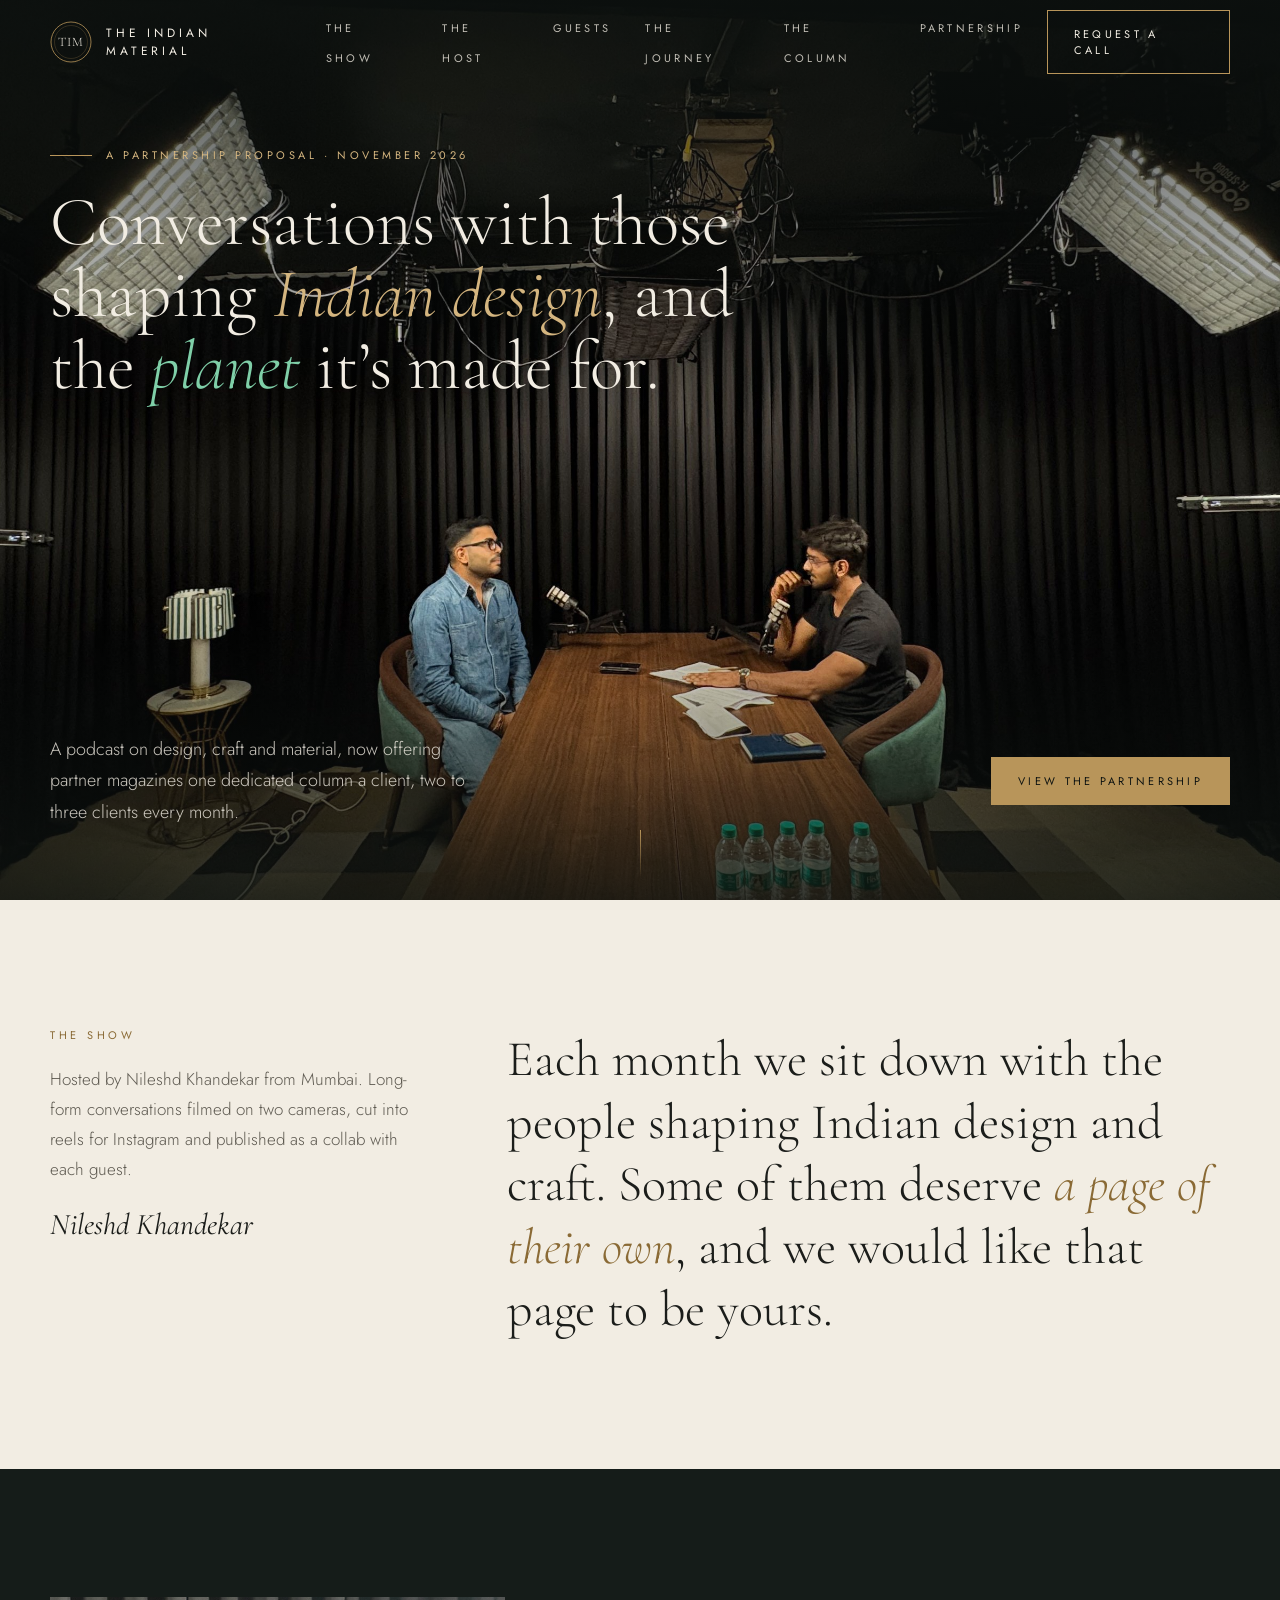
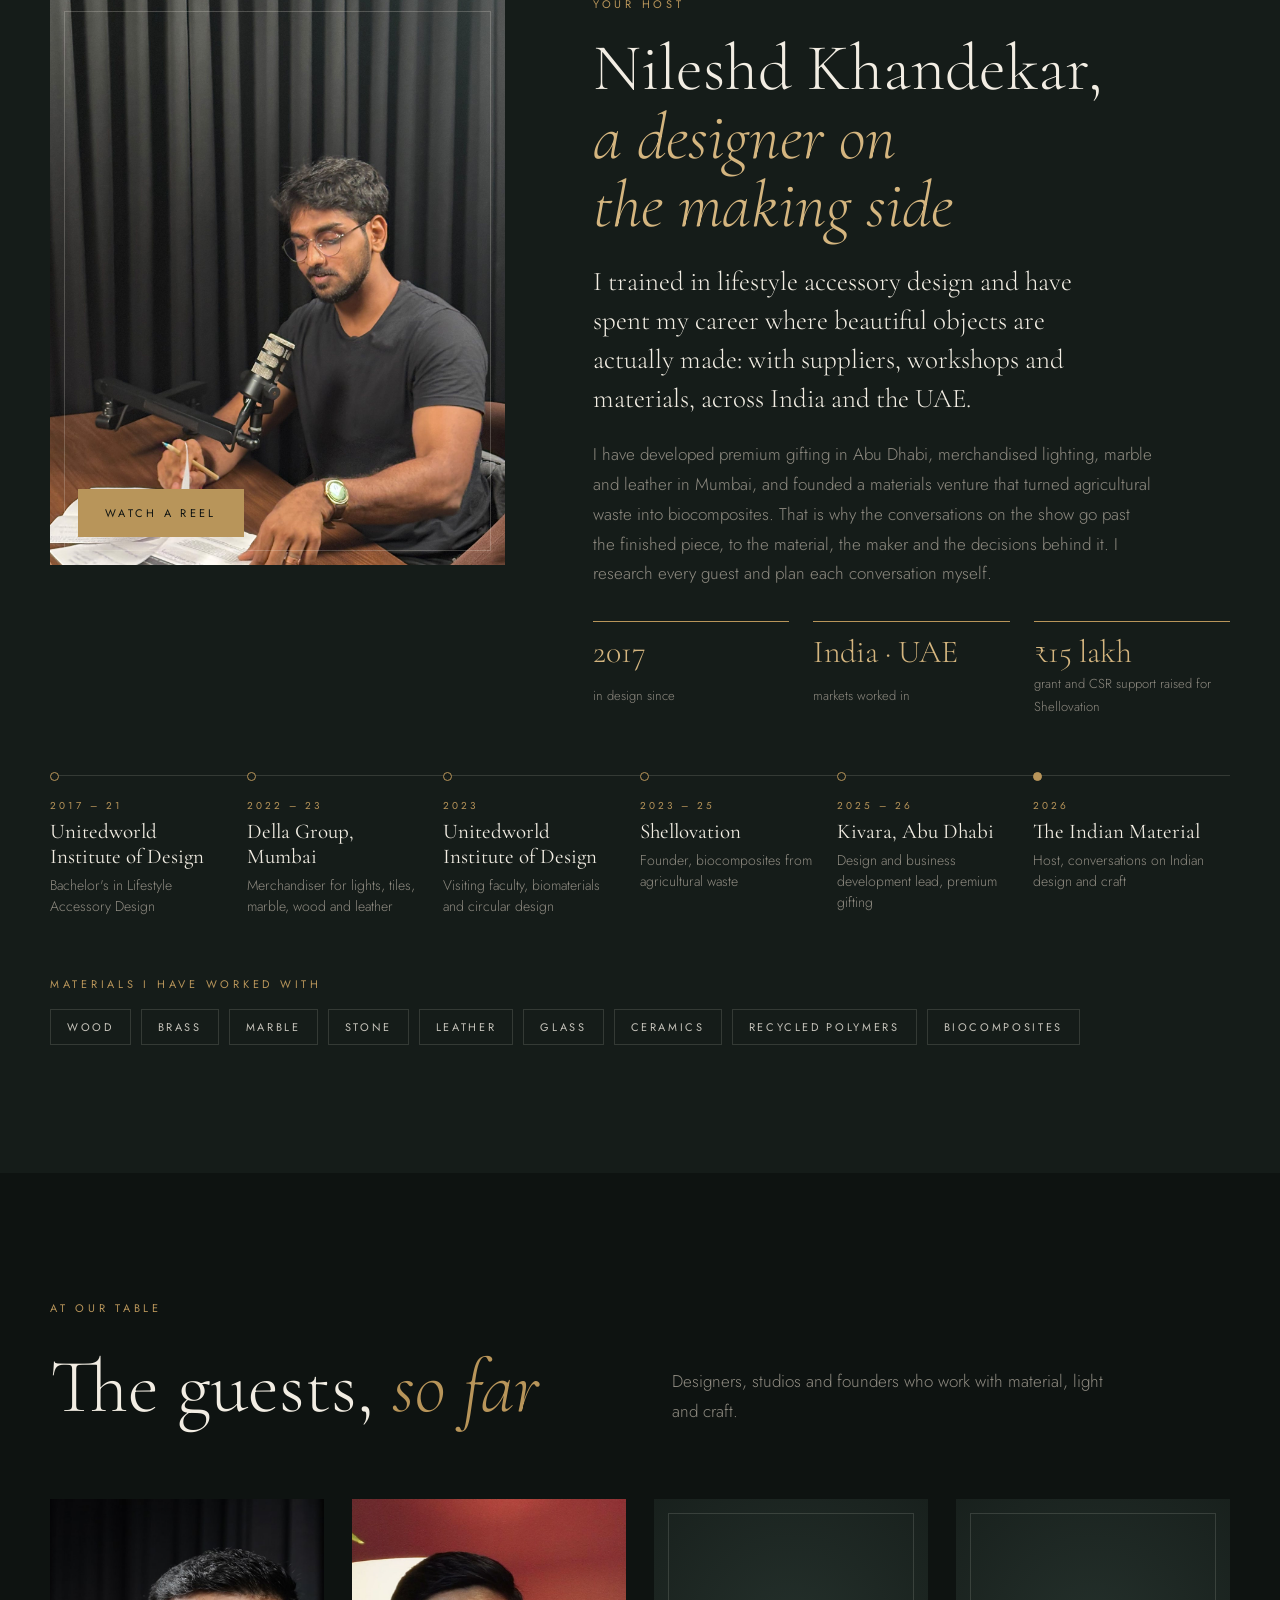
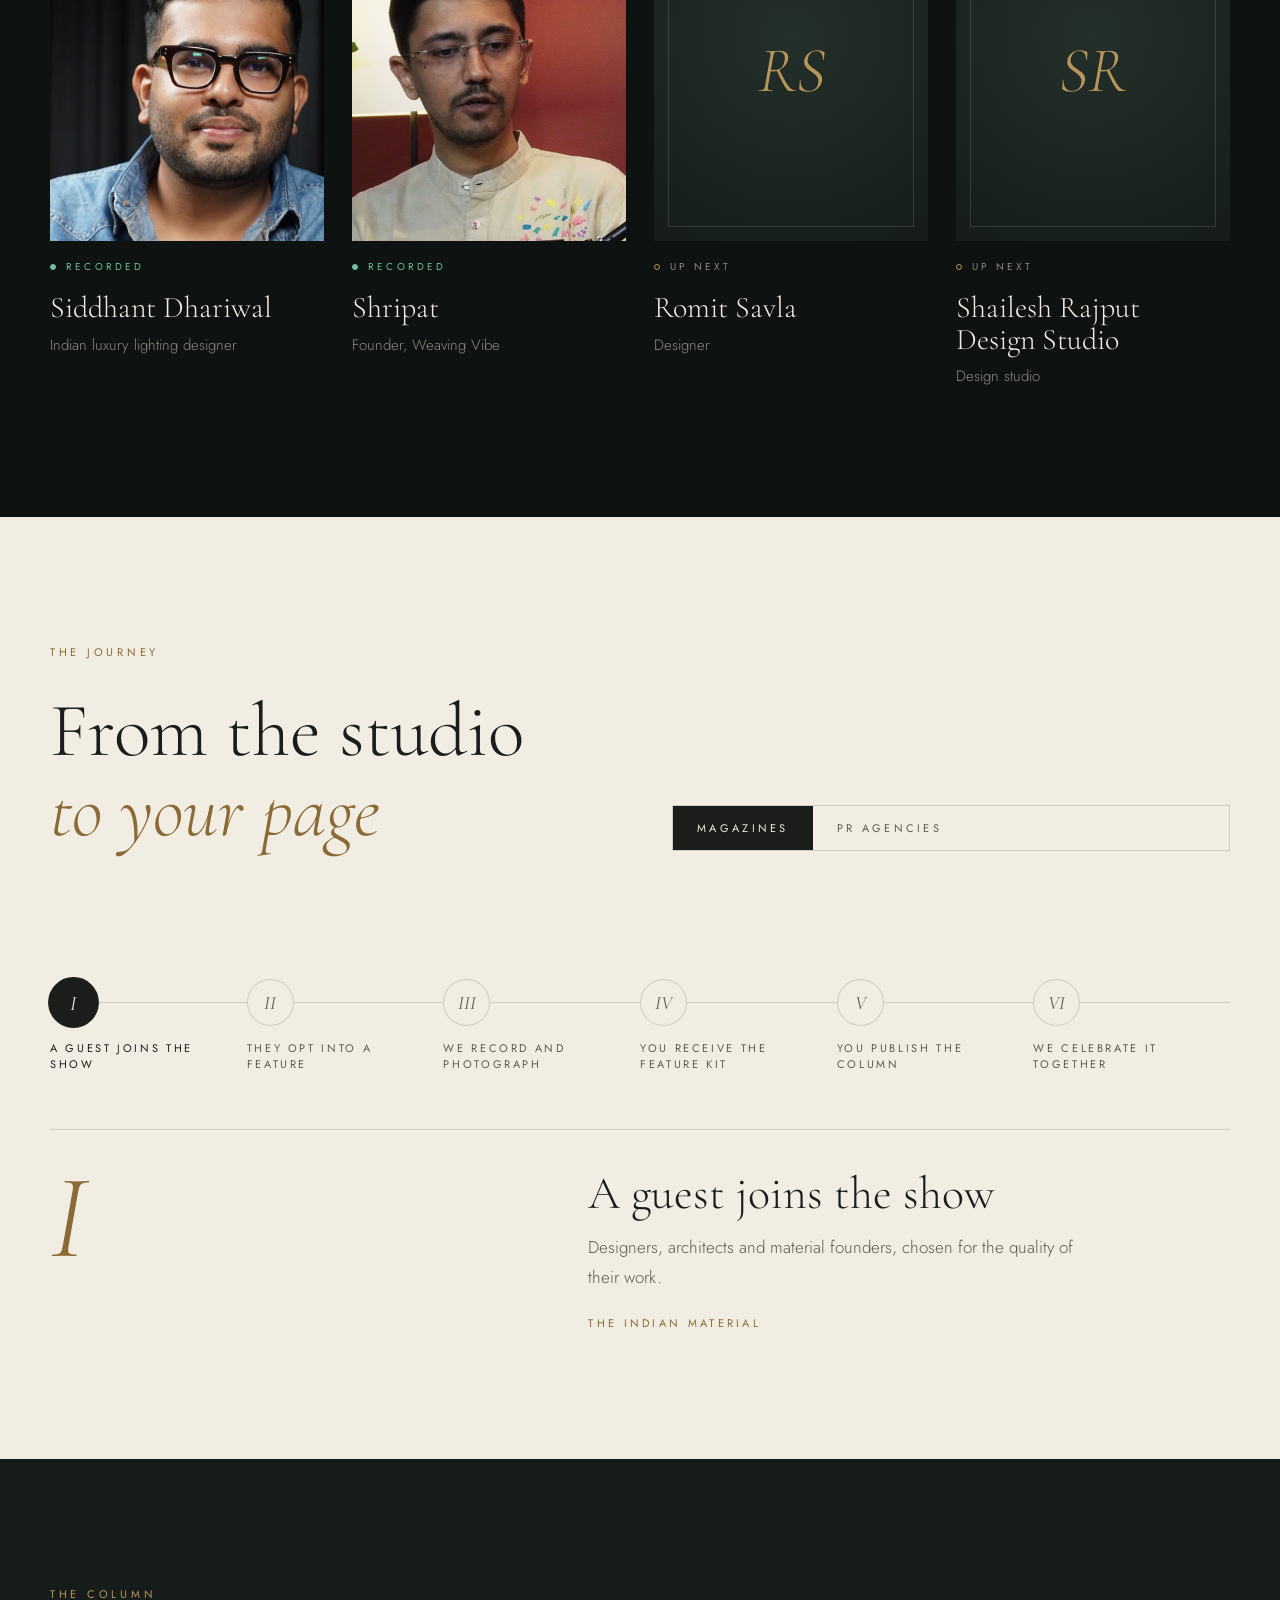
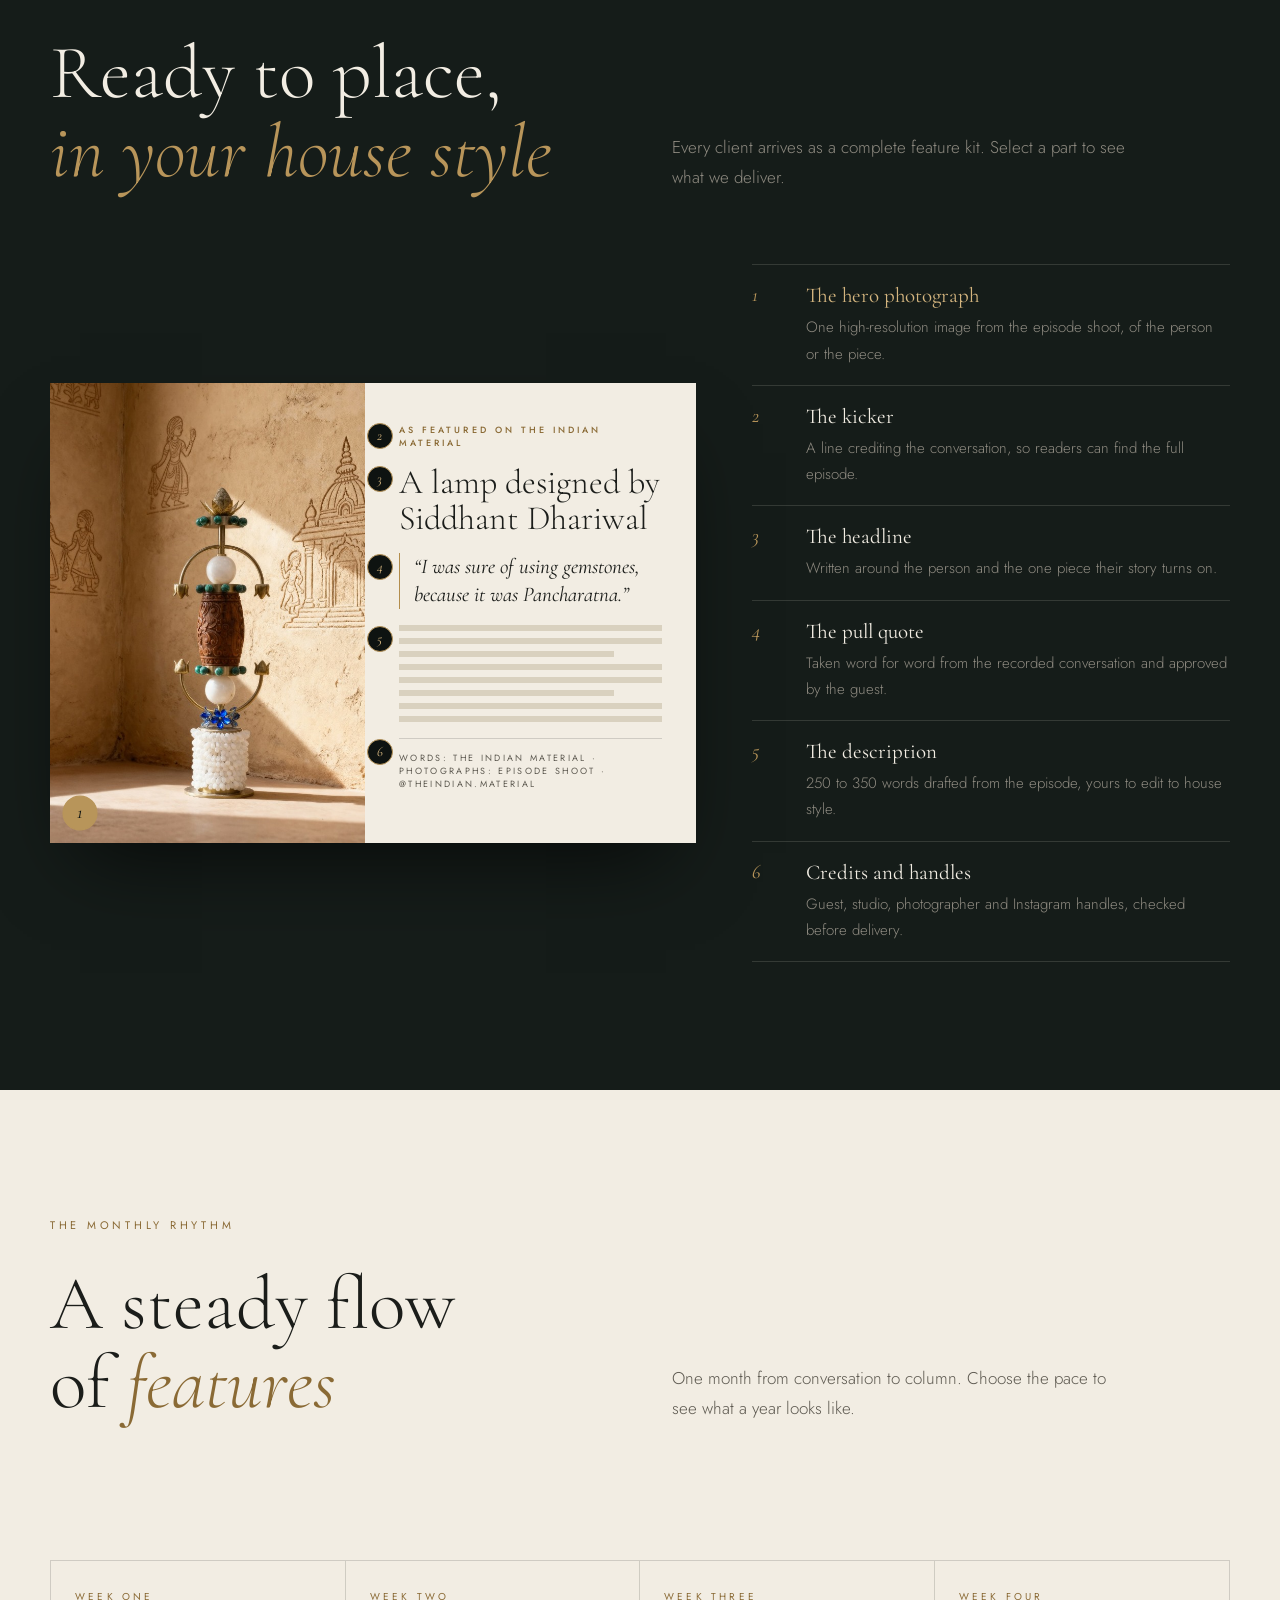
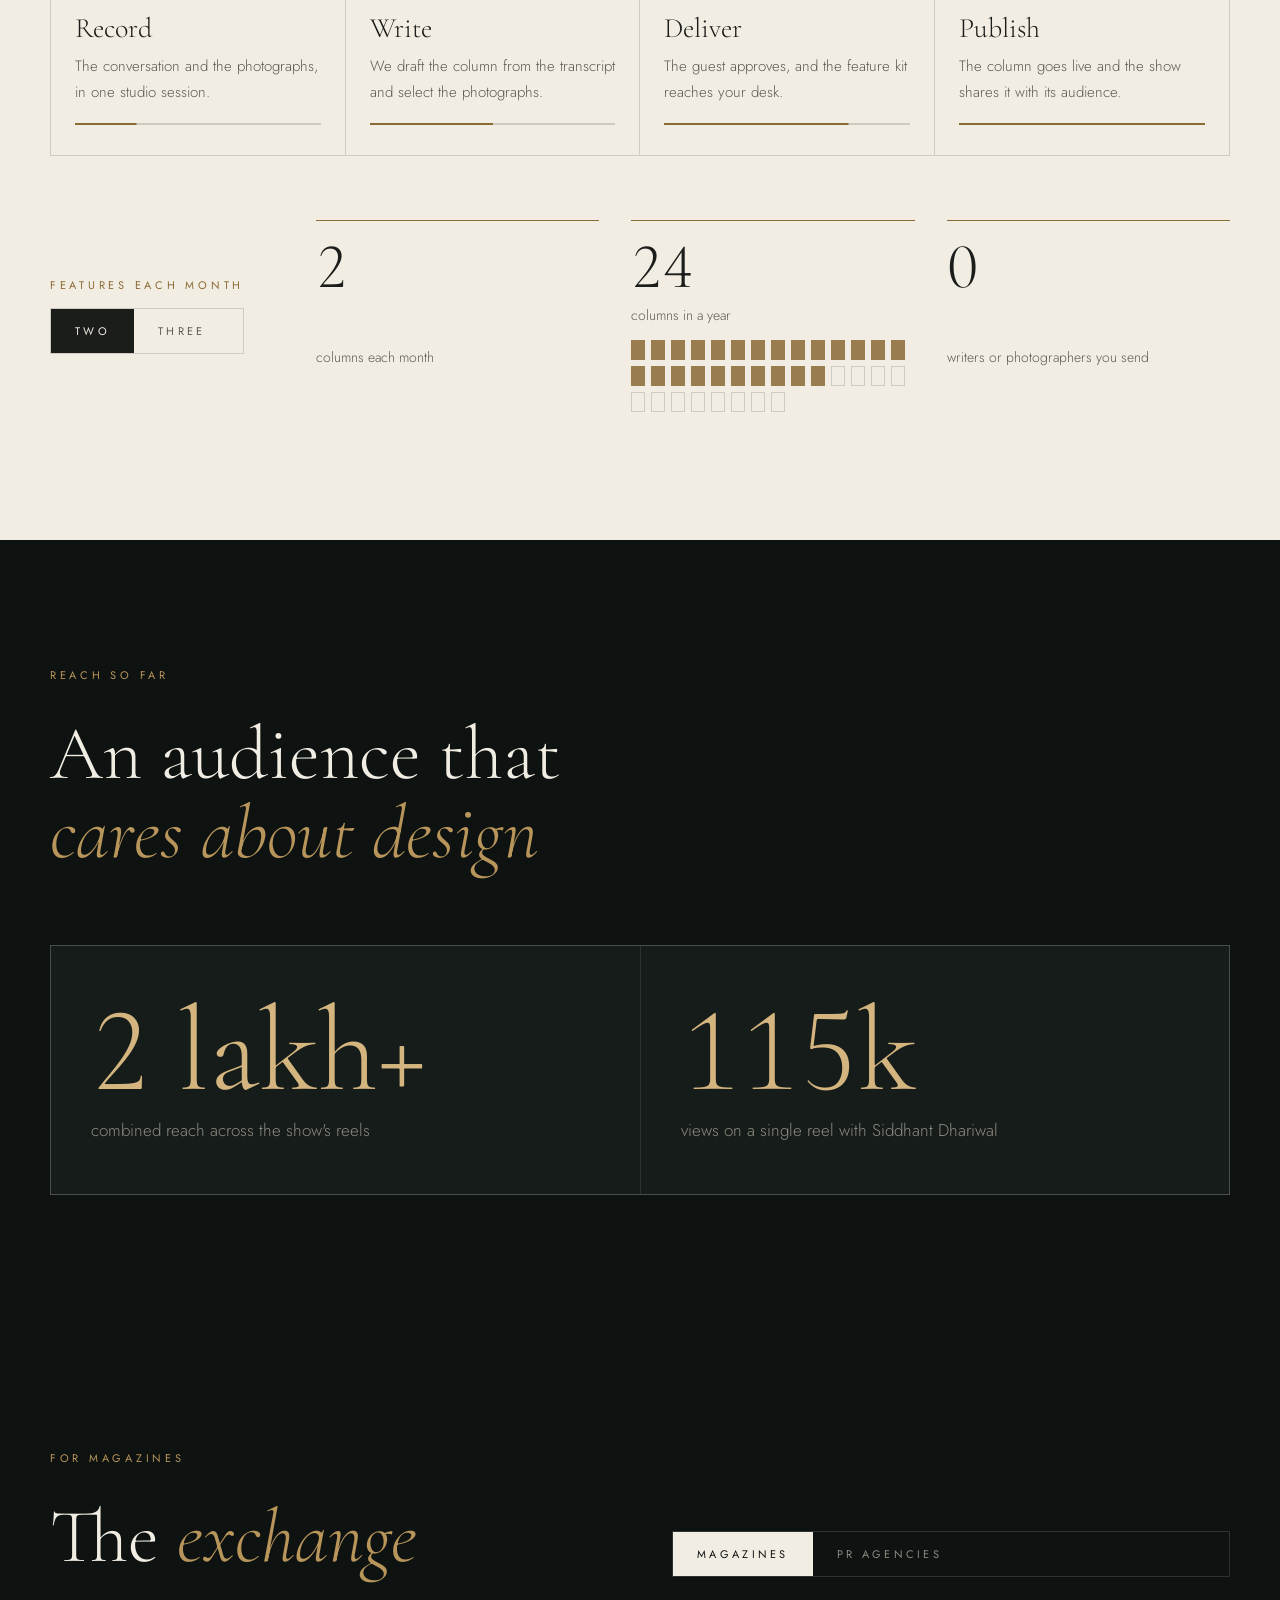
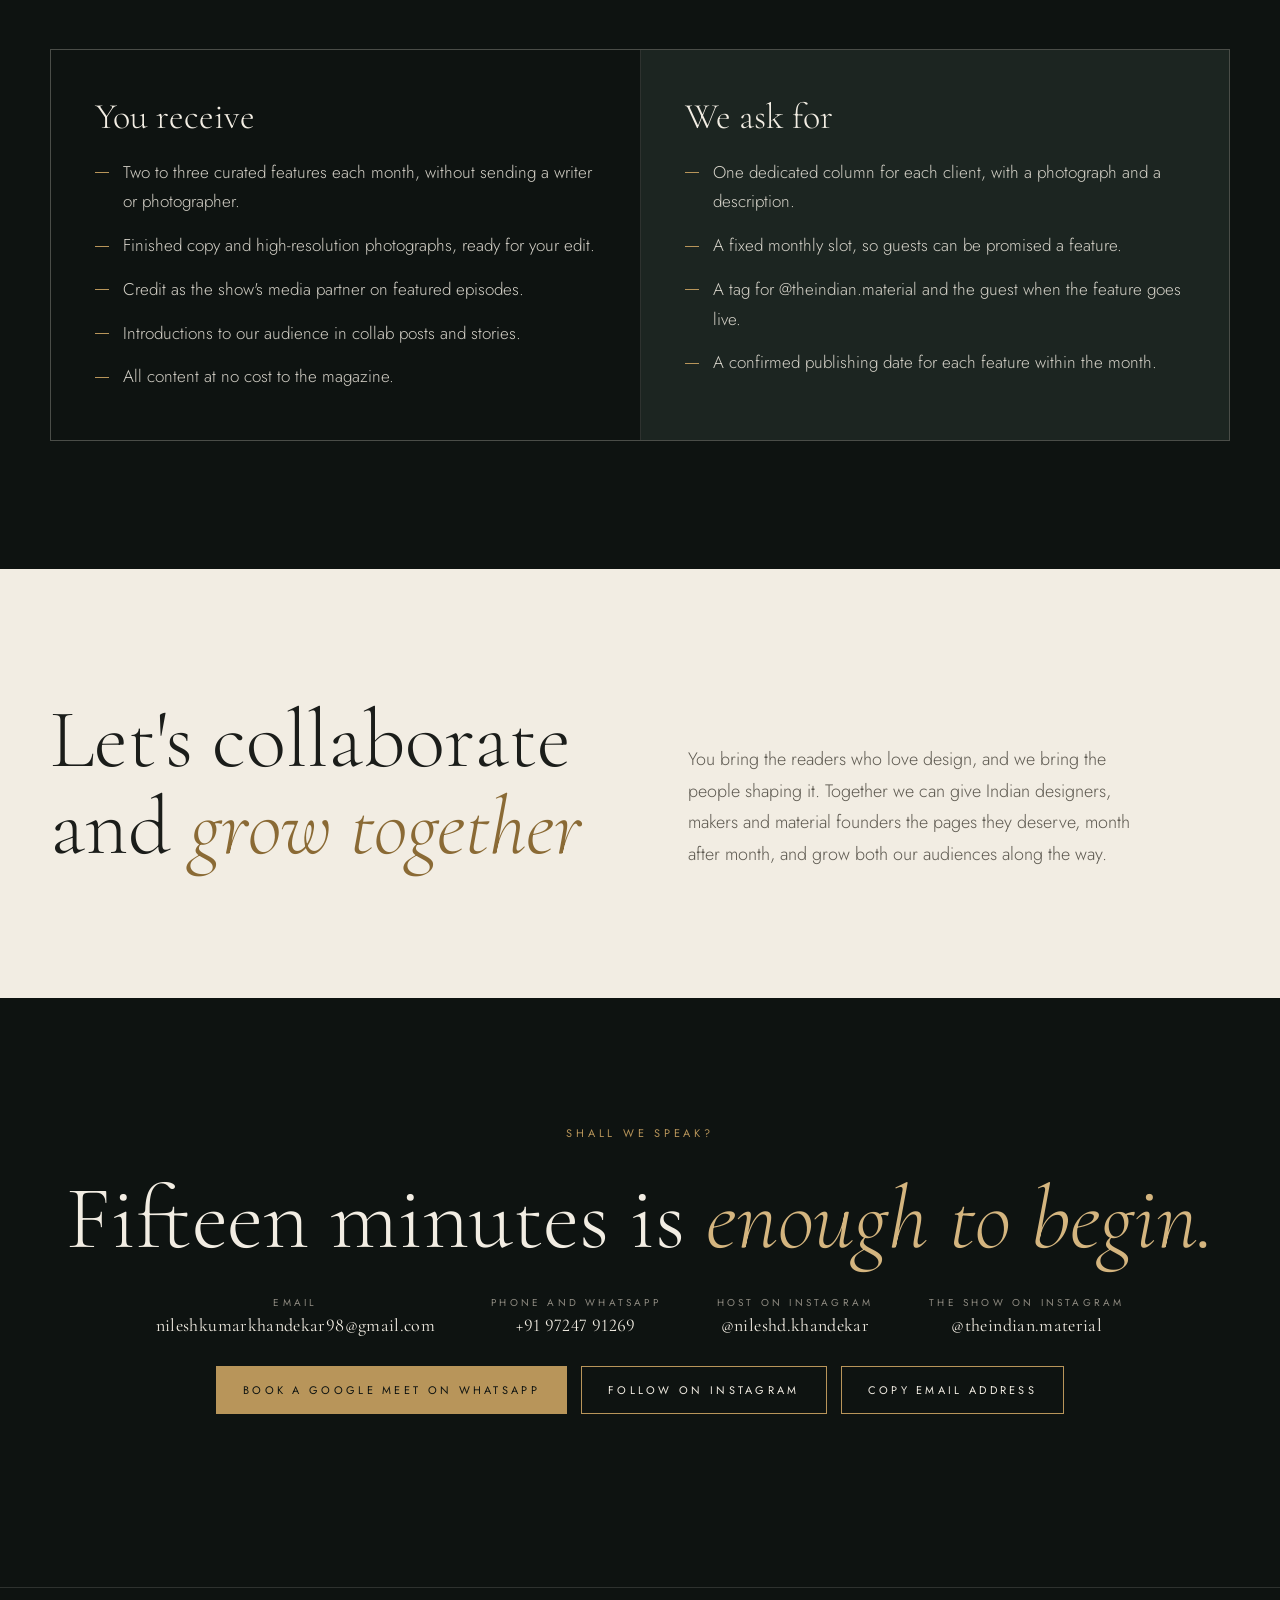
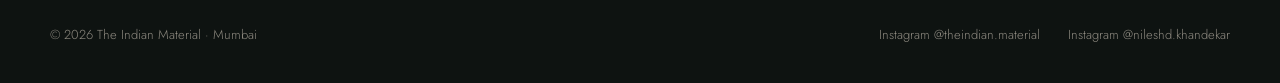
<file: index.html>
<!doctype html>
<html lang="en">
<head>
<meta charset="utf-8">
<meta name="viewport" content="width=device-width, initial-scale=1, viewport-fit=cover">
<title>The Indian Material</title>
<meta name="claude:viewport-fit-sides" content="cover">
<meta name="description" content="The Indian Material: conversations on Indian design, craft and material. A partnership for magazines and PR agencies.">
<meta property="og:title" content="The Indian Material · Partnership">
<meta property="og:description" content="Two to three featured columns a month, from the people shaping Indian design.">
<meta property="og:image" content="assets/hero.jpg">
<link rel="preconnect" href="https://fonts.googleapis.com">
<link rel="stylesheet" href="https://fonts.googleapis.com/css2?family=Cormorant+Garamond:ital,wght@0,300;0,400;0,500;1,300;1,400&family=Jost:wght@300;400;500&display=swap">
<link rel="stylesheet" href="assets/style.css">
</head>
<body>

<nav class="nav gutter" id="nav" aria-label="Main">
  <div class="inner row">
    <a class="brand" href="#top" aria-label="The Indian Material, back to top">
      <svg viewBox="0 0 42 42" aria-hidden="true"><circle cx="21" cy="21" r="20" fill="none" stroke="#b8955a" stroke-width=".8"/><circle cx="21" cy="21" r="16.5" fill="none" stroke="#b8955a" stroke-opacity=".45" stroke-width=".5"/><text x="21" y="25.5" text-anchor="middle" font-family="TIM Serif, Cormorant Garamond, Georgia, serif" font-size="13" fill="#f2ede3" letter-spacing="1">TIM</text></svg>
      <span>The Indian Material</span>
    </a>
    <ul>
      <li><a href="#show">The show</a></li>
      <li><a href="#host">The host</a></li>
      <li><a href="#guests">Guests</a></li>
      <li><a href="#journey">The journey</a></li>
      <li><a href="#column">The column</a></li>
      <li><a href="#partnership">Partnership</a></li>
    </ul>
    <a class="btn" href="#contact">Request a call</a>
  </div>
</nav>

<header class="hero gutter" id="top">
  <img class="poster" src="assets/hero.jpg" alt="Host Nileshd Khandekar in conversation with designer Siddhant Dhariwal in the studio">
  <div class="inner">
    <span class="prepared" id="prepared">A partnership proposal · November 2026</span>
    <h1>Conversations with those shaping <em>Indian design</em>, and the <em class="planet">planet</em> it&rsquo;s made for.</h1>
  </div>
  <div class="inner foot">
    <div class="sub">
      <p id="hero-sub">A podcast on design, craft and material, now offering partner magazines one dedicated column a client, two to three clients every month.</p>
      <a class="btn fill" href="#partnership">View the partnership</a>
    </div>
  </div>
  <span class="scrollcue" aria-hidden="true"></span>
</header>

<section class="band ivory gutter" id="show">
  <div class="inner statement">
    <div class="aside">
      <span class="label">The show</span>
      <p>Hosted by Nileshd Khandekar from Mumbai. Long-form conversations filmed on two cameras, cut into reels for Instagram and published as a collab with each guest.</p>
      <span class="signature">Nileshd Khandekar</span>
    </div>
    <blockquote id="statement">Each month we sit down with the people shaping Indian design and craft. Some of them deserve <em>a page of their own</em>, and we would like that page to be yours.</blockquote>
  </div>
</section>

<section class="band deep gutter" id="host">
  <div class="inner hostgrid">
    <figure class="hostpic">
      <img src="media/host/portrait.jpg" alt="Nileshd Khandekar preparing an episode at the desk" loading="lazy">
      <button type="button" class="btn fill watch" id="watch-host">Watch a reel</button>
    </figure>
    <div class="hostcopy">
      <span class="label">Your host</span>
      <h2>Nileshd Khandekar, <em>a designer on the making side</em></h2>
      <p class="hostlede">I trained in lifestyle accessory design and have spent my career where beautiful objects are actually made: with suppliers, workshops and materials, across India and the UAE.</p>
      <p>I have developed premium gifting in Abu Dhabi, merchandised lighting, marble and leather in Mumbai, and founded a materials venture that turned agricultural waste into biocomposites. That is why the conversations on the show go past the finished piece, to the material, the maker and the decisions behind it. I research every guest and plan each conversation myself.</p>
      <div class="facts">
        <div><span class="v">2017</span><span class="k">in design since</span></div>
        <div><span class="v">India · UAE</span><span class="k">markets worked in</span></div>
        <div><span class="v">₹15 lakh</span><span class="k">grant and CSR support raised for Shellovation</span></div>
      </div>
    </div>
    <ol class="career" aria-label="Career">
      <li><span class="yr">2017 – 21</span><b>Unitedworld Institute of Design</b><span>Bachelor's in Lifestyle Accessory Design</span></li>
      <li><span class="yr">2022 – 23</span><b>Della Group, Mumbai</b><span>Merchandiser for lights, tiles, marble, wood and leather</span></li>
      <li><span class="yr">2023</span><b>Unitedworld Institute of Design</b><span>Visiting faculty, biomaterials and circular design</span></li>
      <li><span class="yr">2023 – 25</span><b>Shellovation</b><span>Founder, biocomposites from agricultural waste</span></li>
      <li><span class="yr">2025 – 26</span><b>Kivara, Abu Dhabi</b><span>Design and business development lead, premium gifting</span></li>
      <li class="now"><span class="yr">2026</span><b>The Indian Material</b><span>Host, conversations on Indian design and craft</span></li>
    </ol>
    <div class="materials" aria-label="Materials worked with">
      <span class="label">Materials I have worked with</span>
      <ul><li>Wood</li><li>Brass</li><li>Marble</li><li>Stone</li><li>Leather</li><li>Glass</li><li>Ceramics</li><li>Recycled polymers</li><li>Biocomposites</li></ul>
    </div>
  </div>
</section>

<section class="band gutter" id="guests">
  <div class="inner">
    <div class="sec-head">
      <span class="label">At our table</span>
      <h2>The guests, <em>so far</em></h2>
      <p>Designers, studios and founders who work with material, light and craft.</p>
    </div>
    <div class="guests" id="guest-list"></div>
  </div>
</section>

<section class="band ivory gutter" id="journey">
  <div class="inner journey">
    <div class="sec-head">
      <span class="label">The journey</span>
      <h2>From the studio <em>to your page</em></h2>
      <div class="switch" role="group" aria-label="Show the journey for" id="aud-journey"></div>
    </div>
    <div class="track" role="tablist" aria-label="Stages" id="track"><span class="fillline" id="fillline"></span></div>
    <div class="detail" role="tabpanel" id="detail" aria-live="polite"></div>
  </div>
</section>

<section class="band deep gutter" id="column">
  <div class="inner">
    <div class="sec-head">
      <span class="label">The column</span>
      <h2>Ready to place, <em>in your house style</em></h2>
      <p>Every client arrives as a complete feature kit. Select a part to see what we deliver.</p>
    </div>
    <div class="anatomy">
      <div class="spread" id="spread" aria-label="Example column: a lamp designed by Siddhant Dhariwal">
        <div class="ph" data-part="0" style="background-image:url('media/column/siddhant-lamp.jpg'); background-position: center 40%"></div>
        <div class="cp">
          <span class="kick" data-part="1">As featured on The Indian Material</span>
          <h4 data-part="2">A lamp designed by Siddhant Dhariwal</h4>
          <p class="q" data-part="3">“I was sure of using gemstones, because it was Pancharatna.”</p>
          <div class="body" data-part="4" aria-hidden="true"><span></span><span></span><span></span><span></span><span></span><span></span><span></span><span></span></div>
          <span class="cred" data-part="5">Words: The Indian Material · Photographs: episode shoot · @theindian.material</span>
        </div>
      </div>
      <ol class="parts" id="parts"></ol>
    </div>
  </div>
</section>

<section class="band ivory gutter" id="rhythm">
  <div class="inner rhythm">
    <div class="sec-head">
      <span class="label">The monthly rhythm</span>
      <h2>A steady flow of <em>features</em></h2>
      <p>One month from conversation to column. Choose the pace to see what a year looks like.</p>
    </div>
    <div class="month" id="month"></div>
    <div class="calc">
      <div class="ctl">
        <span class="label">Features each month</span>
        <div class="switch" role="group" aria-label="Features each month" id="pace"></div>
      </div>
      <div class="figures">
        <div><span class="v" id="f-month">2</span><span class="k">columns each month</span></div>
        <div><span class="v" id="f-year">24</span><span class="k">columns in a year</span><span class="cols" id="cols" aria-hidden="true"></span></div>
        <div><span class="v">0</span><span class="k">writers or photographers you send</span></div>
      </div>
    </div>
  </div>
</section>

<section class="band gutter" id="reach">
  <div class="inner">
    <div class="sec-head">
      <span class="label">Reach so far</span>
      <h2>An audience that <em>cares about design</em></h2>
    </div>
    <div class="reach">
      <div><span class="v">2 lakh+</span><span class="k">combined reach across the show's reels</span></div>
      <div><span class="v">115k</span><span class="k">views on a single reel with Siddhant Dhariwal</span></div>
    </div>
  </div>
</section>

<section class="band gutter" id="partnership">
  <div class="inner">
    <div class="sec-head">
      <span class="label" id="ex-label">The exchange</span>
      <h2 id="ex-title">What you <em>receive</em></h2>
      <div class="switch" role="group" aria-label="Proposal for" id="aud-exchange"></div>
    </div>
    <div class="exchange">
      <div><h3 id="get-title">You receive</h3><ul id="gets"></ul></div>
      <div><h3>We ask for</h3><ul id="asks"></ul></div>
    </div>
    <div class="invest" id="invest" hidden>
      <table>
        <thead><tr><th>For your clients</th><th>What it covers</th></tr></thead>
        <tbody>
          <tr><td>Podcast episode</td><td>A long-form conversation on two cameras, 9 reels and 1 carousel from it, and Instagram collab posts with your client's page.</td></tr>
          <tr><td>Magazine feature</td><td>One dedicated column, with a photograph and a description, in a partner design magazine. Copy and photo kit included.</td></tr>
        </tbody>
      </table>
      <p class="meet-note">Pricing and terms are shared after a short Google Meet, along with our deck. <a href="https://wa.me/919724791269?text=Hi%20Nileshd%2C%20I%27d%20like%20to%20book%20a%20Google%20Meet%20about%20The%20Indian%20Material." target="_blank" rel="noopener">Book on WhatsApp</a> or write to nileshkumarkhandekar98@gmail.com.</p>
    </div>
  </div>
</section>

<section class="band ivory gutter" id="pilot">
  <div class="inner pilot">
    <h2>Let's collaborate and <em>grow together</em></h2>
    <p id="pilot-text"></p>
  </div>
</section>

<section class="band gutter" id="contact">
  <div class="inner contact">
    <span class="label">Shall we speak?</span>
    <h2>Fifteen minutes is <em>enough to begin.</em></h2>
    <div class="lines">
      <div>Email<span id="email">nileshkumarkhandekar98@gmail.com</span></div>
      <div>Phone and WhatsApp<span><a href="tel:+919724791269">+91 97247 91269</a></span></div>
      <div>Host on Instagram<span><a href="https://www.instagram.com/nileshd.khandekar/" target="_blank" rel="noopener">@nileshd.khandekar</a></span></div>
      <div>The show on Instagram<span><a href="https://www.instagram.com/theindian.material/" target="_blank" rel="noopener">@theindian.material</a></span></div>
    </div>
    <div class="ctas">
      <a class="btn fill" href="https://wa.me/919724791269?text=Hi%20Nileshd%2C%20I%27d%20like%20to%20book%20a%20Google%20Meet%20about%20The%20Indian%20Material." target="_blank" rel="noopener">Book a Google Meet on WhatsApp</a>
      <a class="btn" href="https://www.instagram.com/theindian.material/" target="_blank" rel="noopener">Follow on Instagram</a>
      <button class="btn" type="button" id="copy">Copy email address</button>
    </div>
    <span class="toast" id="toast" role="status"></span>
  </div>
</section>

<footer class="gutter"><div class="inner"><span>© 2026 The Indian Material · Mumbai</span><span class="social"><a href="https://www.instagram.com/theindian.material/" target="_blank" rel="noopener">Instagram @theindian.material</a><a href="https://www.instagram.com/nileshd.khandekar/" target="_blank" rel="noopener">Instagram @nileshd.khandekar</a></span></div></footer>

<script src="media.js"></script>
<script src="assets/site.js"></script>
</body>
</html>
</file>
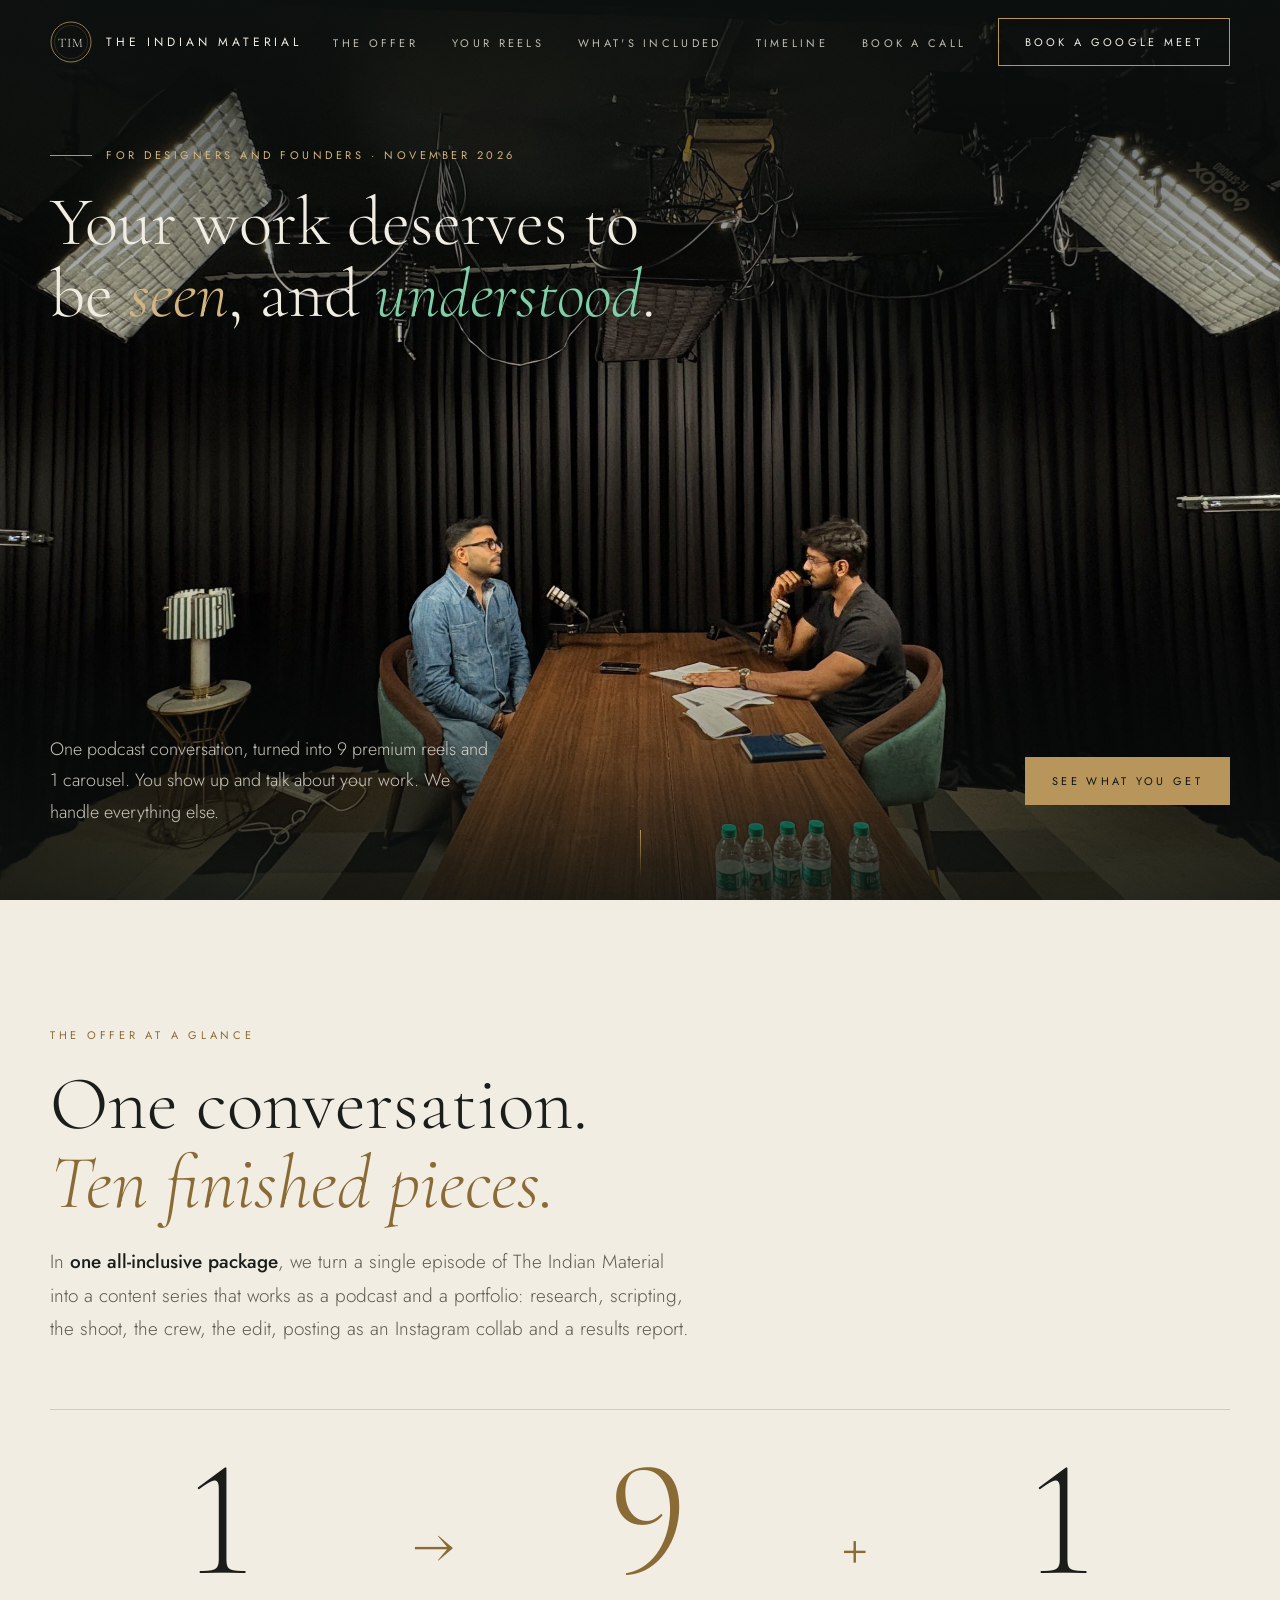
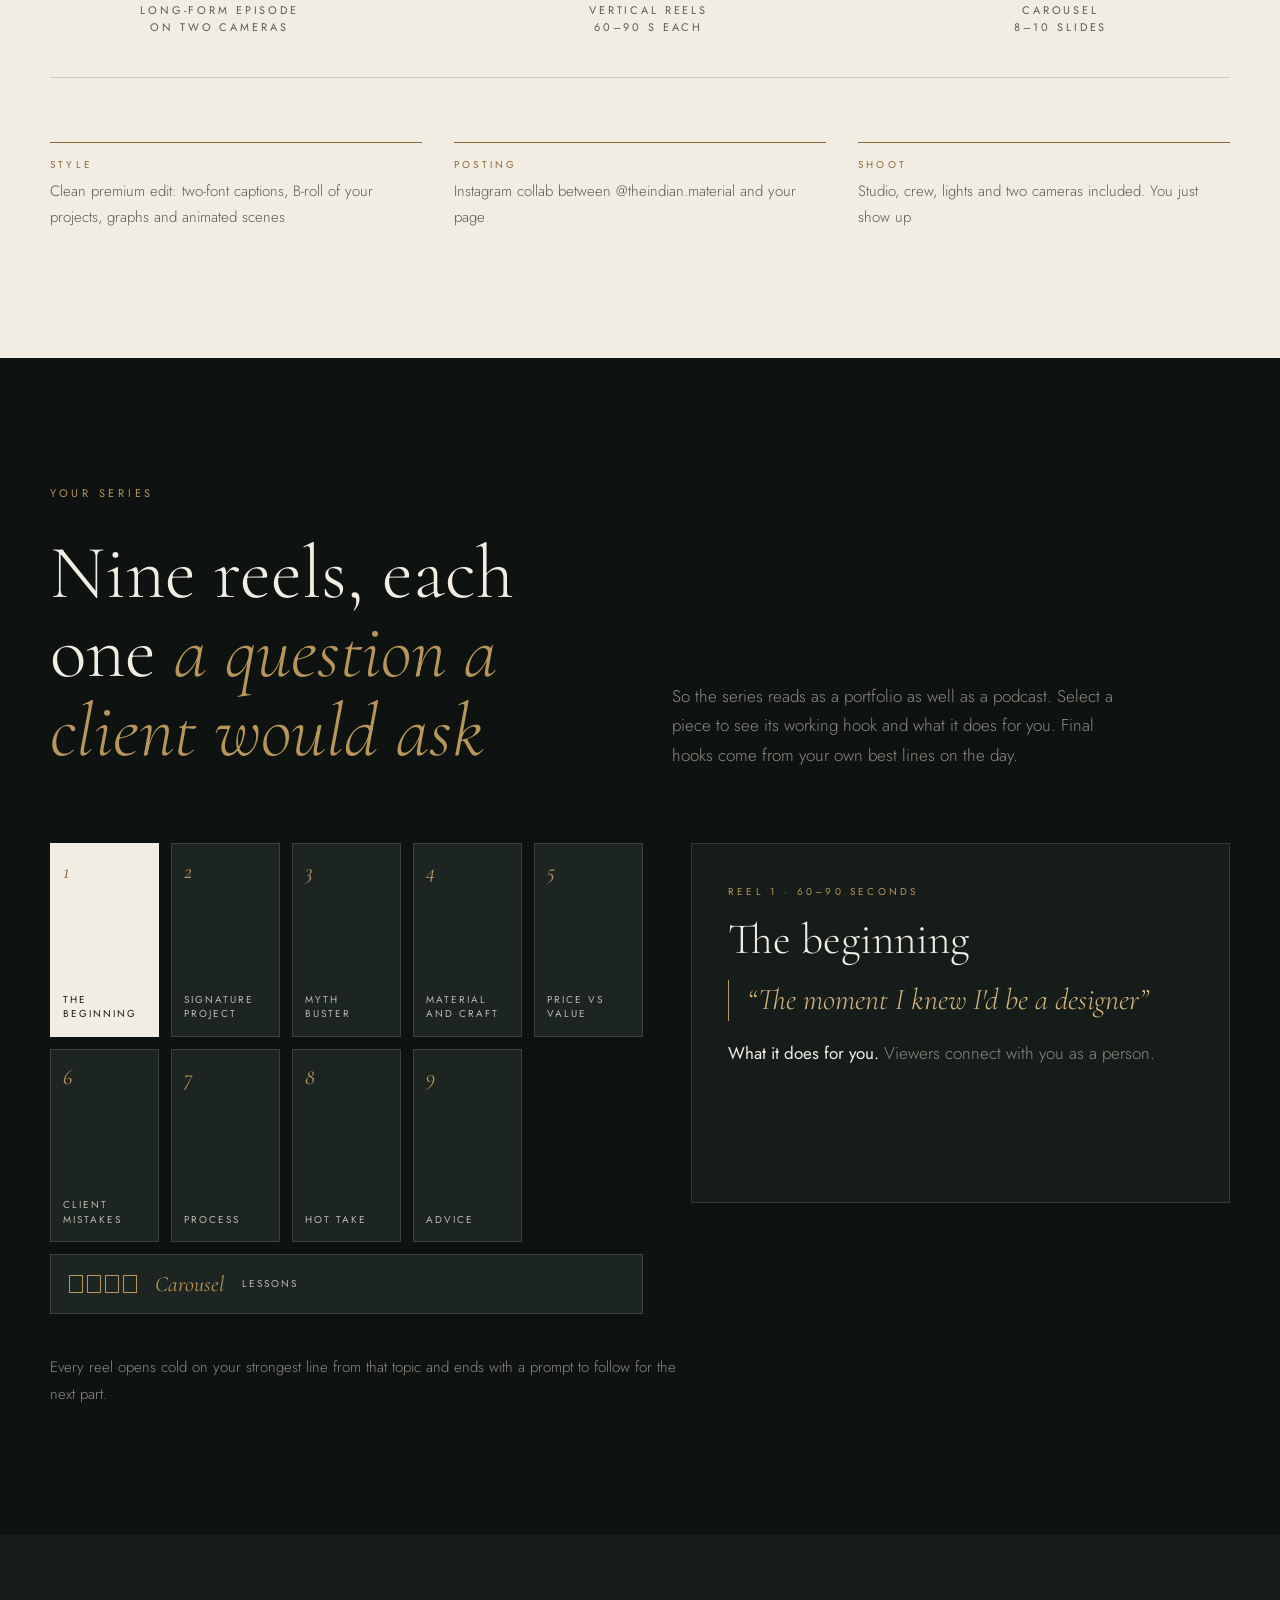
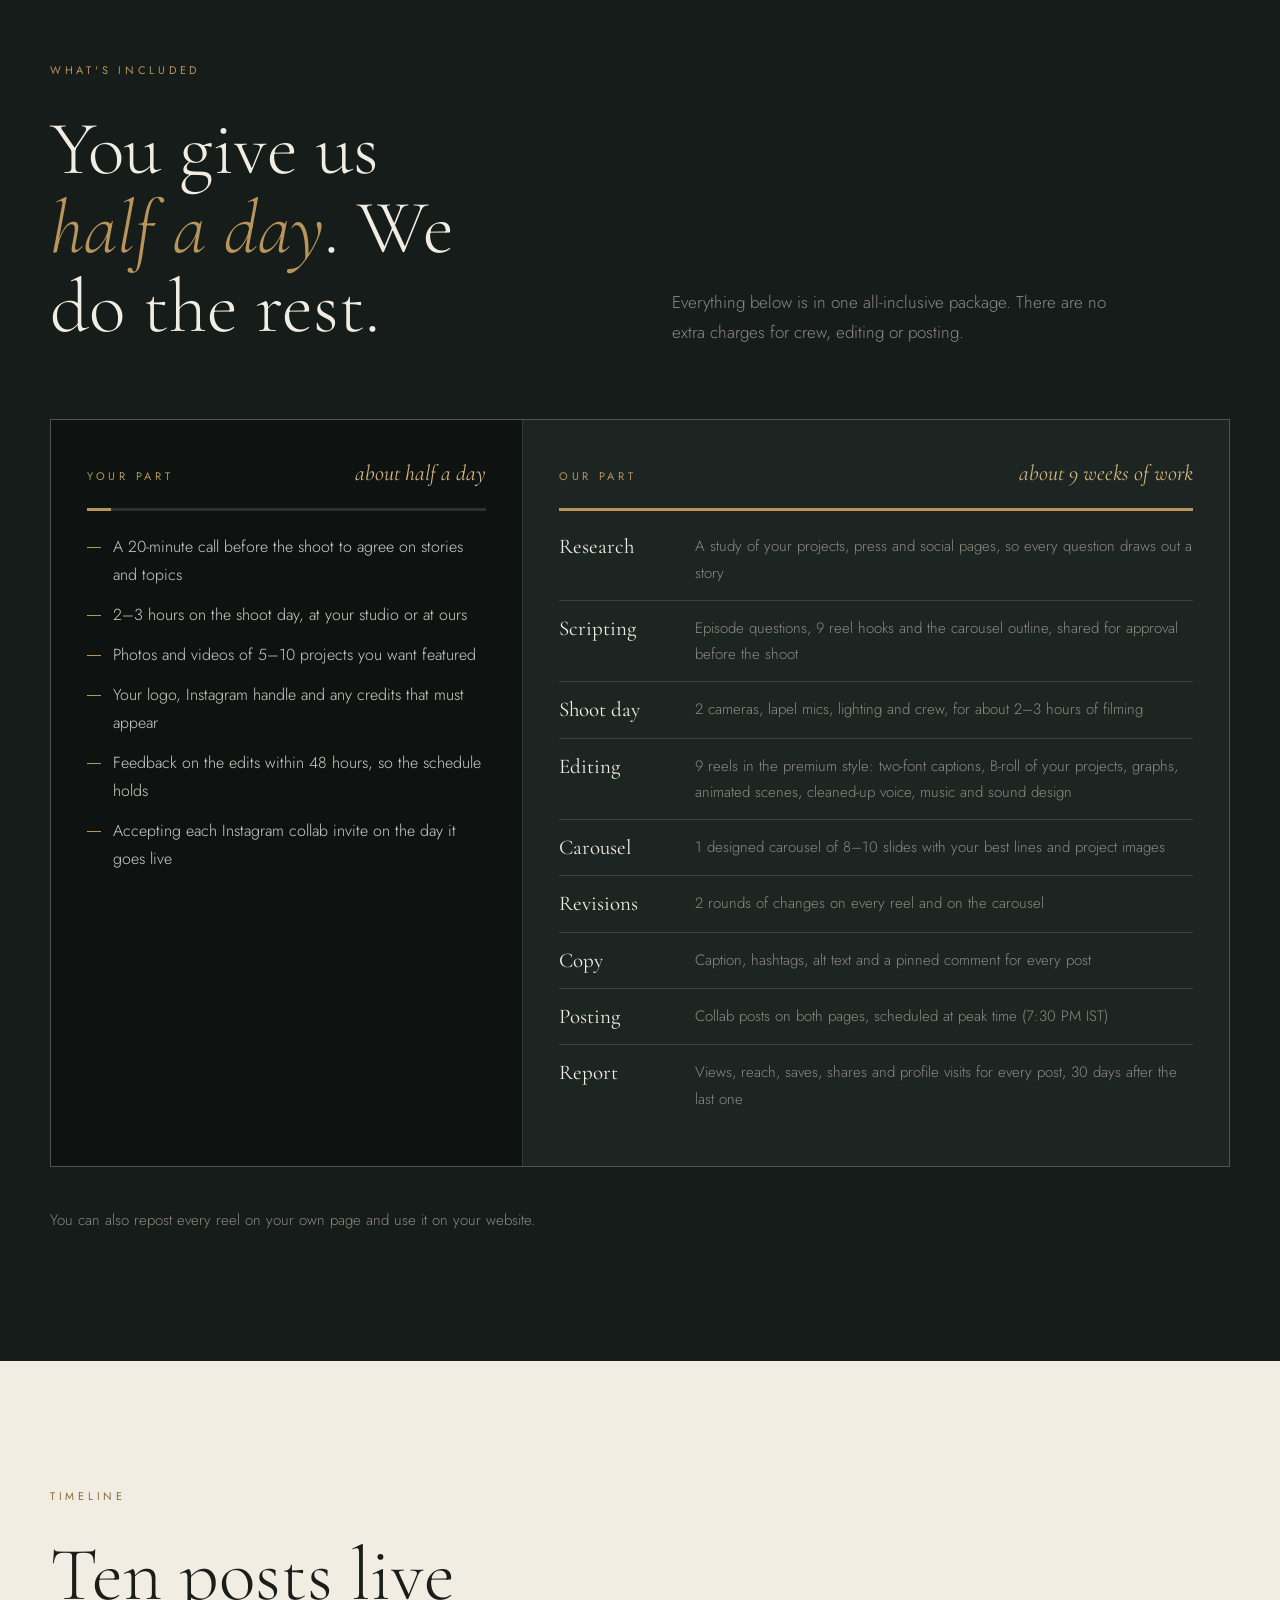
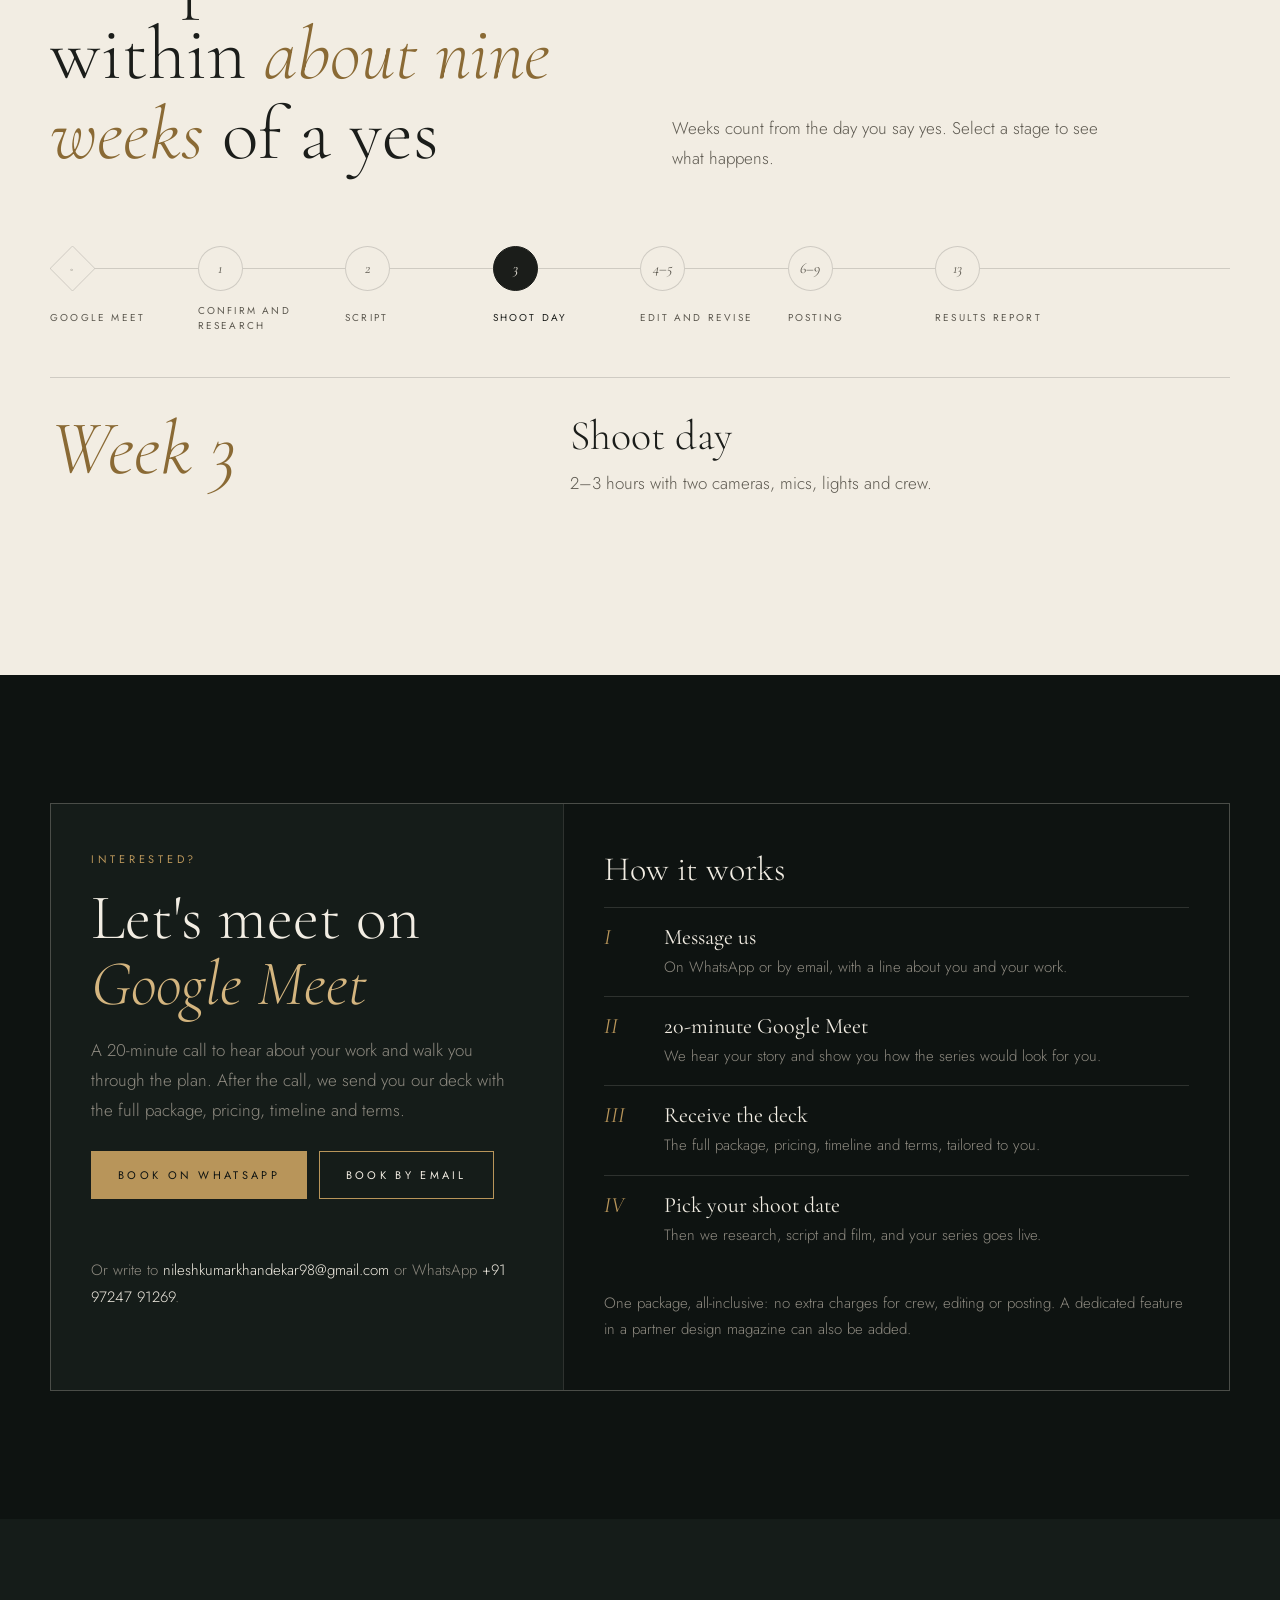
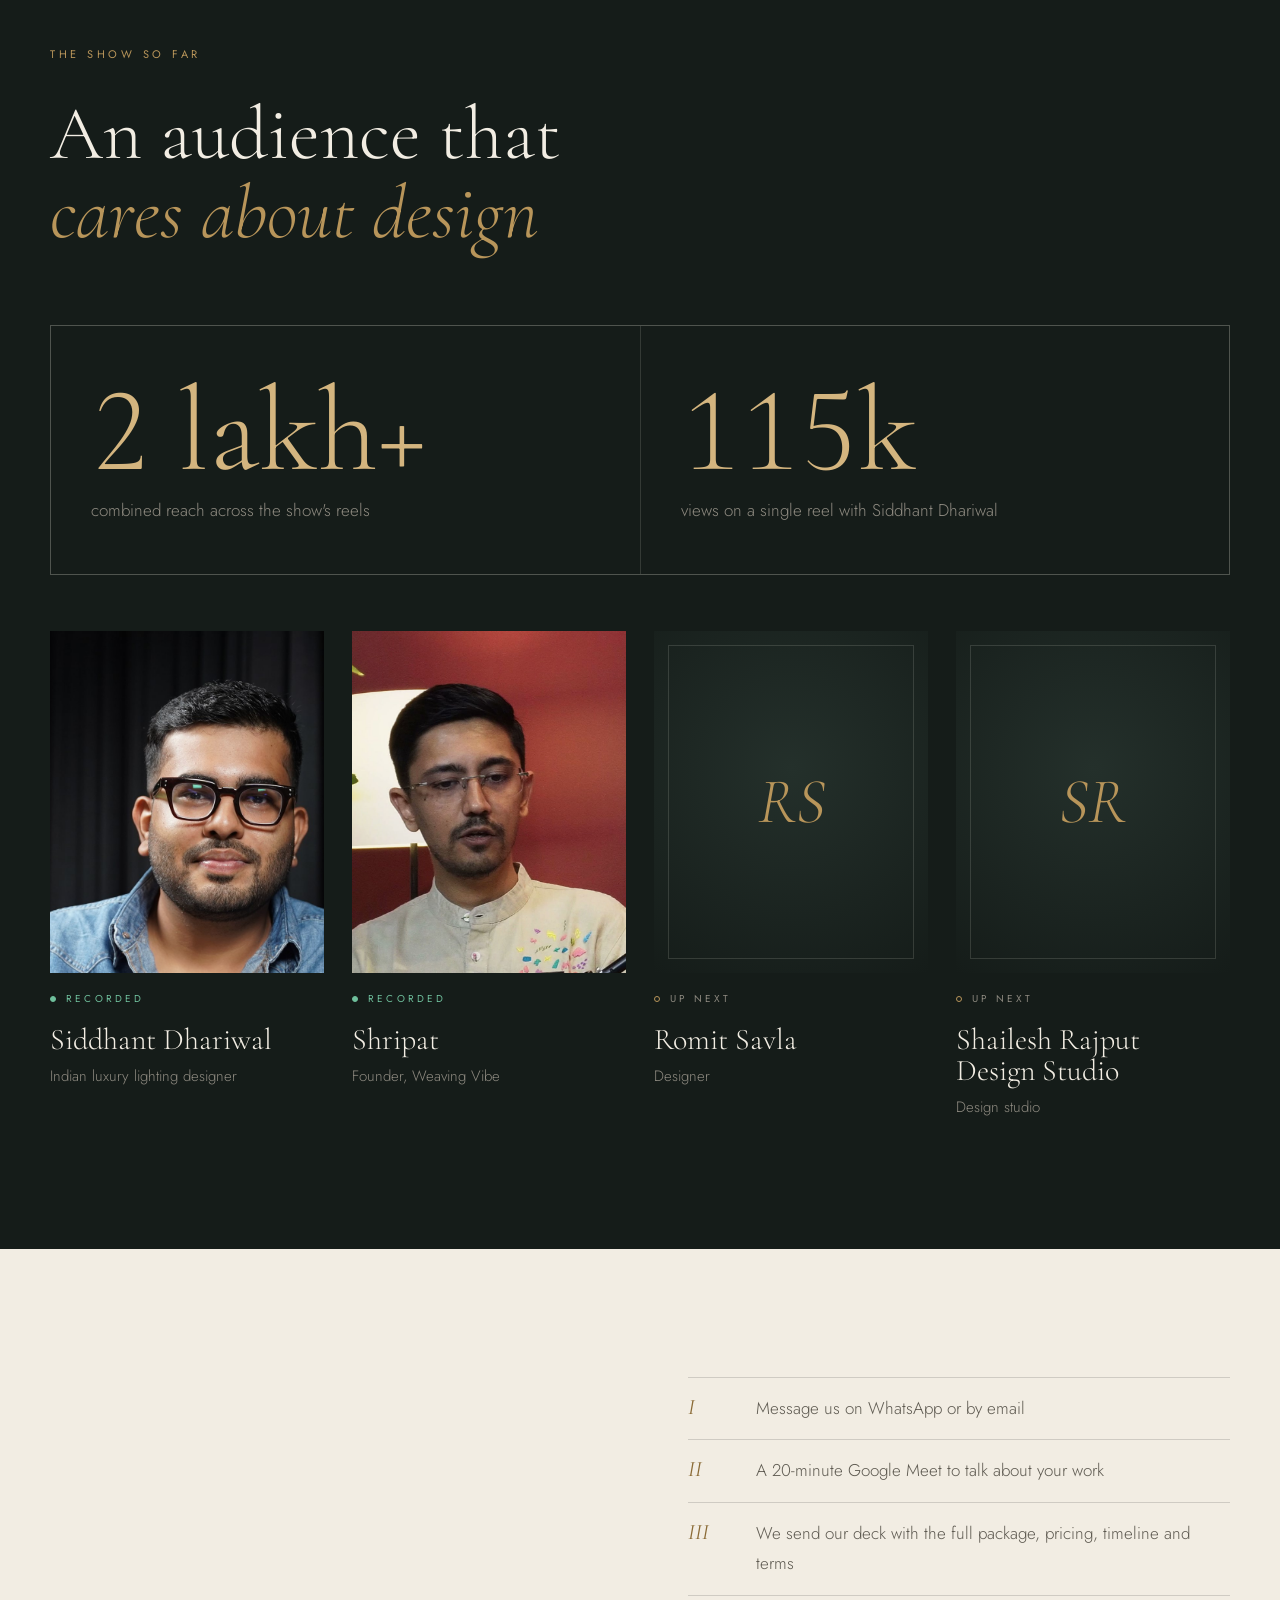
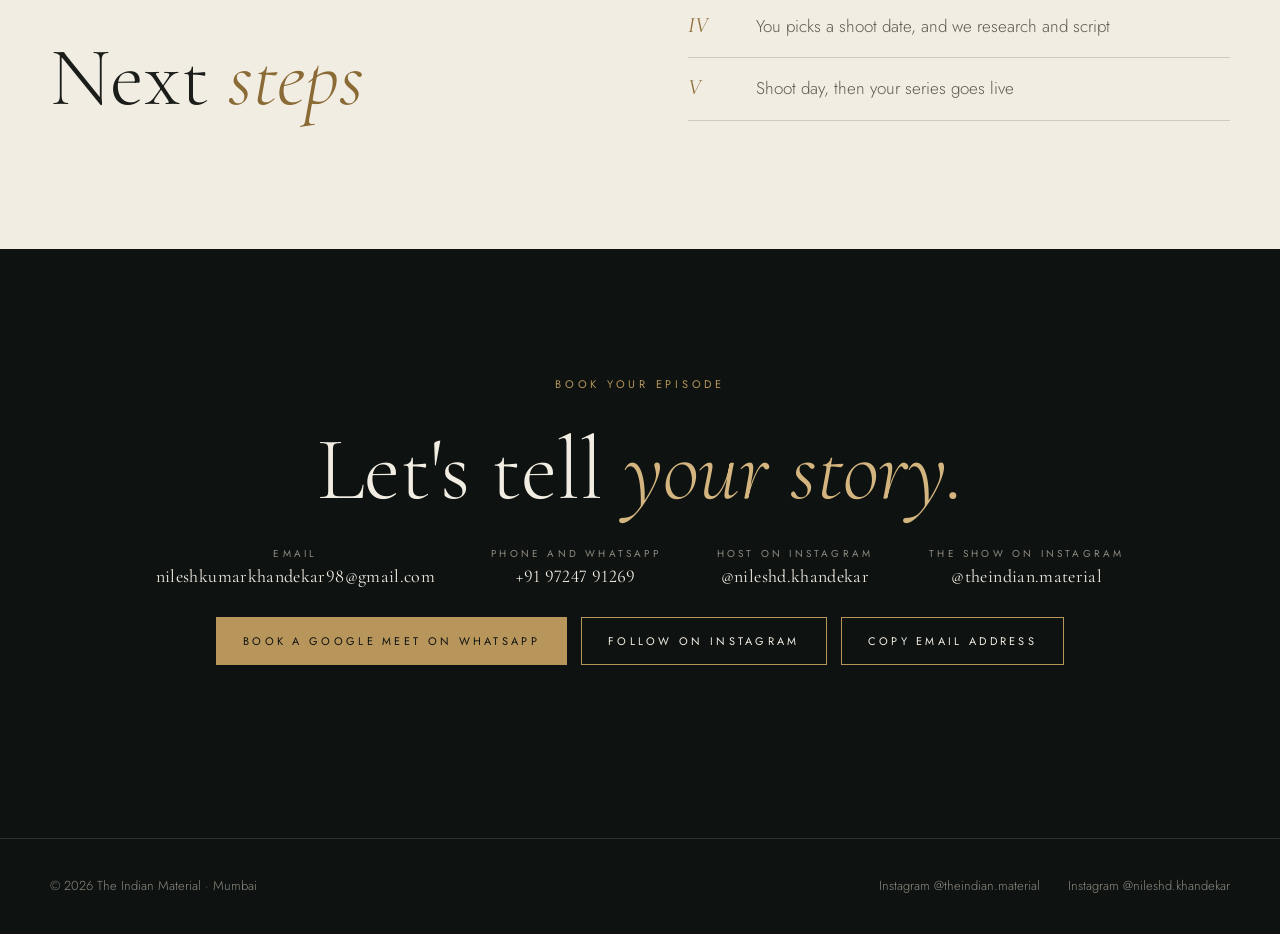
<file: guests.html>
<!doctype html>
<html lang="en">
<head>
<meta charset="utf-8">
<meta name="viewport" content="width=device-width, initial-scale=1, viewport-fit=cover">
<title>The Indian Material · Be Our Guest</title>
<meta name="description" content="One podcast episode, turned into 9 premium reels and 1 carousel, for designers and founders.">
<meta property="og:title" content="The Indian Material · Be our guest">
<meta property="og:description" content="One conversation, ten finished pieces.">
<meta property="og:image" content="assets/hero.jpg">
<link rel="preconnect" href="https://fonts.googleapis.com">
<link rel="stylesheet" href="https://fonts.googleapis.com/css2?family=Cormorant+Garamond:ital,wght@0,300;0,400;0,500;1,300;1,400&family=Jost:wght@300;400;500&display=swap">
<link rel="stylesheet" href="assets/style.css">
<link rel="stylesheet" href="assets/guests.css">
</head>
<body>

<nav class="nav gutter" id="nav" aria-label="Main">
  <div class="inner row">
    <a class="brand" href="#top" aria-label="The Indian Material, back to top">
      <svg viewBox="0 0 42 42" aria-hidden="true"><circle cx="21" cy="21" r="20" fill="none" stroke="#b8955a" stroke-width=".8"/><circle cx="21" cy="21" r="16.5" fill="none" stroke="#b8955a" stroke-opacity=".45" stroke-width=".5"/><text x="21" y="25.5" text-anchor="middle" font-family="TIM Serif, Cormorant Garamond, Georgia, serif" font-size="13" fill="#f2ede3" letter-spacing="1">TIM</text></svg>
      <span>The Indian Material</span>
    </a>
    <ul>
      <li><a href="#offer">The offer</a></li>
      <li><a href="#reels">Your reels</a></li>
      <li><a href="#included">What's included</a></li>
      <li><a href="#timeline">Timeline</a></li>
      <li><a href="#investment">Book a call</a></li>
    </ul>
    <a class="btn" href="#investment">Book a Google Meet</a>
  </div>
</nav>

<header class="hero gutter" id="top">
  <img class="poster" src="assets/hero.jpg" alt="Host Nileshd Khandekar in conversation with designer Siddhant Dhariwal in the studio">
  <div class="inner">
    <span class="prepared" id="prepared">For designers and founders · November 2026</span>
    <h1>Your work deserves to be <em>seen</em>, and <em class="planet">understood</em>.</h1>
  </div>
  <div class="inner foot">
    <div class="sub">
      <p id="hero-sub">One podcast conversation, turned into 9 premium reels and 1 carousel. You show up and talk about your work. We handle everything else.</p>
      <a class="btn fill" href="#offer">See what you get</a>
    </div>
  </div>
  <span class="scrollcue" aria-hidden="true"></span>
</header>

<section class="band ivory gutter" id="offer">
  <div class="inner offer">
    <div class="offer-copy">
      <span class="label">The offer at a glance</span>
      <h2>One conversation. <em>Ten finished pieces.</em></h2>
      <p>In <b>one all-inclusive package</b>, we turn a single episode of The Indian Material into a content series that works as a podcast and a portfolio: research, scripting, the shoot, the crew, the edit, posting as an Instagram collab and a results report.</p>
    </div>
    <div class="equation" aria-label="1 episode becomes 9 reels and 1 carousel">
      <div class="eq-cell"><span class="n">1</span><span class="k">long-form episode<br>on two cameras</span></div>
      <span class="eq-op" aria-hidden="true">→</span>
      <div class="eq-cell"><span class="n">9</span><span class="k">vertical reels<br>60–90 s each</span></div>
      <span class="eq-op" aria-hidden="true">+</span>
      <div class="eq-cell"><span class="n">1</span><span class="k">carousel<br>8–10 slides</span></div>
    </div>
    <dl class="facts-row">
      <div><dt>Style</dt><dd>Clean premium edit: two-font captions, B-roll of your projects, graphs and animated scenes</dd></div>
      <div><dt>Posting</dt><dd>Instagram collab between @theindian.material and your page</dd></div>
      <div><dt>Shoot</dt><dd>Studio, crew, lights and two cameras included. You just show up</dd></div>
    </dl>
  </div>
</section>

<section class="band gutter" id="reels">
  <div class="inner">
    <div class="sec-head">
      <span class="label">Your series</span>
      <h2>Nine reels, each one <em>a question a client would ask</em></h2>
      <p>So the series reads as a portfolio as well as a podcast. Select a piece to see its working hook and what it does for you. Final hooks come from your own best lines on the day.</p>
    </div>
    <div class="series">
      <div class="tiles" role="tablist" aria-label="The ten pieces" id="tiles"></div>
      <div class="reel-detail" role="tabpanel" id="reel-detail" aria-live="polite"></div>
    </div>
    <p class="note">Every reel opens cold on your strongest line from that topic and ends with a prompt to follow for the next part.</p>
  </div>
</section>

<section class="band deep gutter" id="included">
  <div class="inner">
    <div class="sec-head">
      <span class="label">What's included</span>
      <h2>You give us <em>half a day</em>. We do the rest.</h2>
      <p>Everything below is in one all-inclusive package. There are no extra charges for crew, editing or posting.</p>
    </div>
    <div class="balance">
      <div class="side you">
        <div class="side-head"><span class="label">Your part</span><span class="time">about half a day</span></div>
        <div class="bar"><i style="width:6%"></i></div>
        <ul id="you-list"></ul>
      </div>
      <div class="side us">
        <div class="side-head"><span class="label">Our part</span><span class="time">about 9 weeks of work</span></div>
        <div class="bar"><i style="width:100%"></i></div>
        <ul class="stages" id="us-list"></ul>
      </div>
    </div>
    <p class="note light">You can also repost every reel on your own page and use it on your website.</p>
  </div>
</section>

<section class="band ivory gutter" id="timeline">
  <div class="inner">
    <div class="sec-head">
      <span class="label">Timeline</span>
      <h2>Ten posts live within <em>about nine weeks</em> of a yes</h2>
      <p>Weeks count from the day you say yes. Select a stage to see what happens.</p>
    </div>
    <div class="weeks" id="weeks" role="tablist" aria-label="Timeline stages"></div>
    <div class="week-detail" id="week-detail" role="tabpanel" aria-live="polite"></div>
  </div>
</section>

<section class="band gutter" id="investment">
  <div class="inner invest-grid">
    <div class="price-card">
      <span class="label">Interested?</span>
      <h2 class="meet-title">Let's meet on <em>Google Meet</em></h2>
      <p class="price-sub">A 20-minute call to hear about your work and walk you through the plan. After the call, we send you our deck with the full package, pricing, timeline and terms.</p>
      <div class="meet-ctas">
        <a class="btn fill" href="https://wa.me/919724791269?text=Hi%20Nileshd%2C%20I%27d%20like%20to%20book%20a%20Google%20Meet%20about%20being%20a%20guest%20on%20The%20Indian%20Material." target="_blank" rel="noopener">Book on WhatsApp</a>
        <a class="btn" href="mailto:nileshkumarkhandekar98@gmail.com?subject=Google%20Meet%20-%20Guest%20on%20The%20Indian%20Material">Book by email</a>
      </div>
      <p class="note">Or write to <span class="sel">nileshkumarkhandekar98@gmail.com</span> or WhatsApp <span class="sel">+91 97247 91269</span>.</p>
    </div>
    <div class="pay">
      <h3>How it works</h3>
      <ol class="meet-steps">
        <li><b>Message us</b><span>On WhatsApp or by email, with a line about you and your work.</span></li>
        <li><b>20-minute Google Meet</b><span>We hear your story and show you how the series would look for you.</span></li>
        <li><b>Receive the deck</b><span>The full package, pricing, timeline and terms, tailored to you.</span></li>
        <li><b>Pick your shoot date</b><span>Then we research, script and film, and your series goes live.</span></li>
      </ol>
      <p class="note">One package, all-inclusive: no extra charges for crew, editing or posting. A dedicated feature in a partner design magazine can also be added.</p>
    </div>
  </div>
</section>

<section class="band deep gutter" id="proof">
  <div class="inner">
    <div class="sec-head">
      <span class="label">The show so far</span>
      <h2>An audience that <em>cares about design</em></h2>
    </div>
    <div class="reach">
      <div><span class="v">2 lakh+</span><span class="k">combined reach across the show's reels</span></div>
      <div><span class="v">115k</span><span class="k">views on a single reel with Siddhant Dhariwal</span></div>
    </div>
    <div class="guests mini" id="guest-list"></div>
  </div>
</section>

<section class="band ivory gutter" id="next">
  <div class="inner pilot">
    <h2>Next <em>steps</em></h2>
    <ol class="next" id="next-list"></ol>
  </div>
</section>

<section class="band gutter" id="contact">
  <div class="inner contact">
    <span class="label">Book your episode</span>
    <h2>Let's tell <em>your story.</em></h2>
    <div class="lines">
      <div>Email<span id="email">nileshkumarkhandekar98@gmail.com</span></div>
      <div>Phone and WhatsApp<span><a href="tel:+919724791269">+91 97247 91269</a></span></div>
      <div>Host on Instagram<span><a href="https://www.instagram.com/nileshd.khandekar/" target="_blank" rel="noopener">@nileshd.khandekar</a></span></div>
      <div>The show on Instagram<span><a href="https://www.instagram.com/theindian.material/" target="_blank" rel="noopener">@theindian.material</a></span></div>
    </div>
    <div class="ctas">
      <a class="btn fill" href="https://wa.me/919724791269?text=Hi%20Nileshd%2C%20I%27d%20like%20to%20book%20a%20Google%20Meet%20about%20being%20a%20guest%20on%20The%20Indian%20Material." target="_blank" rel="noopener">Book a Google Meet on WhatsApp</a>
      <a class="btn" href="https://www.instagram.com/theindian.material/" target="_blank" rel="noopener">Follow on Instagram</a>
      <button class="btn" type="button" id="copy">Copy email address</button>
    </div>
    <span class="toast" id="toast" role="status"></span>
  </div>
</section>

<footer class="gutter"><div class="inner"><span>© 2026 The Indian Material · Mumbai</span><span class="social"><a href="https://www.instagram.com/theindian.material/" target="_blank" rel="noopener">Instagram @theindian.material</a><a href="https://www.instagram.com/nileshd.khandekar/" target="_blank" rel="noopener">Instagram @nileshd.khandekar</a></span></div></footer>

<script src="media.js"></script>
<script src="assets/guests.js"></script>
</body>
</html>
</file>
<file: assets/style.css>
/* The Indian Material — brand tokens. Single deliberate look: night-green and ivory bands, brass hairlines. */
@font-face { font-family: "TIM Serif"; src: url("fonts/CormorantGaramond-Variable.ttf") format("truetype"); font-weight: 300 700; font-style: normal; font-display: swap; }
@font-face { font-family: "TIM Serif"; src: url("fonts/CormorantGaramond-Italic-Variable.ttf") format("truetype"); font-weight: 300 700; font-style: italic; font-display: swap; }
@font-face { font-family: "TIM Sans"; src: url("fonts/Jost-Variable.ttf") format("truetype"); font-weight: 100 900; font-style: normal; font-display: swap; }
@font-face { font-family: "TIM Sans"; src: url("fonts/Jost-Italic-Variable.ttf") format("truetype"); font-weight: 100 900; font-style: italic; font-display: swap; }

:root {
  --night: #0e1311;
  --night-2: #151c19;
  --night-3: #1c2521;
  --ivory: #f2ede3;
  --sand: #e4dccb;
  --ink: #1b1d1a;
  --stone: #8e8a80;
  --stone-dark: #5e5a51;
  --brass: #b8955a;
  --brass-light: #d4b57f;
  --malachite: #2f7d62;
  --line-dark: rgba(242, 237, 227, .14);
  --line-light: rgba(27, 29, 26, .16);
  --serif: "TIM Serif", "Cormorant Garamond", "Iowan Old Style", Georgia, serif;
  --sans: "TIM Sans", "Jost", "Futura", "Segoe UI", system-ui, sans-serif;
  --ease: cubic-bezier(.2, .7, .1, 1);
  color-scheme: dark;
}
* { box-sizing: border-box; }
html { scroll-behavior: smooth; }
@media (prefers-reduced-motion: reduce) { html { scroll-behavior: auto; } }
body { margin: 0; font-variant-numeric: lining-nums; background: var(--night); color: var(--ivory); font: 300 17px/1.75 var(--sans); -webkit-font-smoothing: antialiased; }
img, video { max-width: 100%; display: block; }
a { color: inherit; }
button { font: inherit; color: inherit; }
h1, h2, h3, h4 { font-family: var(--serif); font-weight: 300; margin: 0; line-height: 1.04; text-wrap: balance; }
p { margin: 0; }
em { font-style: italic; }
.gutter { padding-left: max(24px, env(safe-area-inset-left, 0px)); padding-right: max(24px, env(safe-area-inset-right, 0px)); }
.inner { max-width: 1180px; margin: 0 auto; }
.label { font: 400 11px/1.4 var(--sans); letter-spacing: .34em; text-transform: uppercase; color: var(--brass); }
.band { padding-block: 128px; }
.band.ivory { background: var(--ivory); color: var(--ink); }
.band.ivory .label { color: #8a6a35; }
.band.deep { background: var(--night-2); }
.sec-head { display: grid; grid-template-columns: minmax(0, 1fr) minmax(0, 1fr); gap: 32px 64px; align-items: end; margin-bottom: 72px; }
.sec-head h2 { font-size: clamp(40px, 6vw, 76px); }
.sec-head h2 em { color: var(--brass); }
.band.ivory .sec-head h2 em { color: #8a6a35; }
.sec-head p { color: var(--stone); max-width: 46ch; font-size: 17px; }
.band.ivory .sec-head p { color: var(--stone-dark); }
.sec-head .label { grid-column: 1 / -1; }
:focus-visible { outline: 1px solid var(--brass-light); outline-offset: 4px; }

/* nav */
.nav { position: fixed; z-index: 20; inset: 0 0 auto; padding-top: env(safe-area-inset-top, 0px); transition: background .5s var(--ease), border-color .5s; border-bottom: 1px solid transparent; }
.nav.solid { background: rgba(14, 19, 17, .92); backdrop-filter: blur(10px); border-bottom-color: var(--line-dark); }
.nav .row { height: 84px; display: flex; align-items: center; justify-content: space-between; gap: 24px; }
.brand { display: flex; align-items: center; gap: 14px; text-decoration: none; }
.brand svg { width: 42px; height: 42px; }
.brand span { font: 400 12px var(--sans); letter-spacing: .32em; text-transform: uppercase; }
.nav ul { list-style: none; display: flex; gap: 34px; margin: 0; padding: 0; }
.nav ul a { font: 400 11px var(--sans); letter-spacing: .3em; text-transform: uppercase; text-decoration: none; color: rgba(242, 237, 227, .78); transition: color .3s; }
.nav ul a:hover { color: var(--ivory); }
.btn { display: inline-flex; align-items: center; gap: 12px; font: 400 11px var(--sans); letter-spacing: .3em; text-transform: uppercase; text-decoration: none;
  padding: 15px 26px; border: 1px solid var(--brass); color: var(--ivory); background: transparent; cursor: pointer; transition: background .35s var(--ease), color .35s; }
.btn:hover { background: var(--brass); color: var(--night); }
.btn.fill { background: var(--brass); color: var(--night); }
.btn.fill:hover { background: var(--brass-light); }
.band.ivory .btn { color: var(--ink); }
.band.ivory .btn:hover { color: var(--ivory); background: var(--ink); border-color: var(--ink); }

/* hero */
/* hero: the studio photograph; headline sits on the curtain above the table, the people stay clear below */
.hero { position: relative; min-height: 720px; height: 100vh; max-height: 1120px; display: flex; flex-direction: column; justify-content: space-between; overflow: hidden; }
.hero .poster { position: absolute; inset: 0; width: 100%; height: 100%; object-fit: cover; object-position: 50% 100%; animation: drift 30s var(--ease) infinite alternate; transform-origin: 50% 45%; }
.hero .inner.foot { padding-top: 0; padding-bottom: 72px; }
@media (max-width: 680px) { .hero .poster { object-position: 46% 100%; } .hero h1 { max-width: 14ch; font-size: 35px; } }
@keyframes drift { from { transform: scale(1.02); } to { transform: scale(1.08); } }
@media (prefers-reduced-motion: reduce) { .hero .poster { animation: none; } }
.hero::after { content: ""; position: absolute; inset: 0; background: linear-gradient(180deg, rgba(14,19,17,.8) 0%, rgba(14,19,17,.35) 30%, rgba(14,19,17,0) 46%, rgba(14,19,17,0) 66%, rgba(14,19,17,.82) 100%); }
.hero .inner { position: relative; z-index: 1; width: 100%; padding-top: calc(84px + env(safe-area-inset-top, 0px) + clamp(40px, 7vh, 88px)); display: grid; gap: 24px; }
.hero h1 { font-size: clamp(42px, 5.4vw, 80px); max-width: 24ch; }
.hero h1 em { color: var(--brass-light); }
.hero h1 em.planet { color: #7fcfa8; }
.hero .sub { display: flex; flex-wrap: wrap; gap: 20px 48px; align-items: center; justify-content: space-between; }
.hero .sub p { max-width: 44ch; color: rgba(242, 237, 227, .82); font-size: 18px; }
.prepared { display: inline-flex; gap: 14px; align-items: center; font: 400 11px var(--sans); letter-spacing: .32em; text-transform: uppercase; color: var(--brass-light); }
.prepared::before { content: ""; width: 42px; height: 1px; background: var(--brass); }
.scrollcue { position: absolute; z-index: 1; left: 50%; bottom: 22px; width: 1px; height: 48px; background: linear-gradient(var(--brass), transparent); }

/* statement */
.statement { display: grid; grid-template-columns: minmax(0, 1fr) minmax(0, 2fr); gap: 48px 96px; align-items: start; }
.statement blockquote { margin: 0; font: 300 clamp(30px, 4vw, 50px)/1.25 var(--serif); }
.statement blockquote em { color: #8a6a35; }
.statement .aside { display: grid; gap: 22px; color: var(--stone-dark); }
.signature { font: italic 400 30px var(--serif); color: var(--ink); }

/* host */
.hostgrid { display: grid; grid-template-columns: minmax(0, 5fr) minmax(0, 7fr); gap: 56px 88px; align-items: start; }
.hostpic { margin: 0; position: relative; aspect-ratio: 4 / 5; overflow: hidden; background: var(--night-3); }
.hostpic img { width: 100%; height: 100%; object-fit: cover; object-position: 62% center; transition: transform 1.4s var(--ease); }
.hostpic:hover img { transform: scale(1.04); }
.hostpic::after { content: ""; position: absolute; inset: 14px; border: 1px solid rgba(242,237,227,.22); pointer-events: none; }
.hostpic .watch { position: absolute; left: 28px; bottom: 28px; z-index: 1; }
.hostcopy { display: grid; gap: 22px; align-content: start; min-width: 0; }
.hostcopy h2 { font-size: clamp(40px, 5.4vw, 66px); }
.hostcopy h2 em { color: var(--brass-light); display: block; }
.hostlede { font: 300 clamp(22px, 2.4vw, 27px)/1.45 var(--serif); color: var(--ivory); max-width: 40ch; }
.hostcopy p:not(.hostlede) { color: var(--stone); max-width: 56ch; }
.facts { display: grid; grid-template-columns: repeat(3, minmax(0, 1fr)); gap: 24px; margin-top: 10px; }
.facts div { border-top: 1px solid var(--brass); padding-top: 12px; display: grid; gap: 4px; min-width: 0; }
.facts .v { font: 300 32px/1.1 var(--serif); color: var(--brass-light); }
.facts .k { font-size: 13px; color: var(--stone); }
.career { grid-column: 1 / -1; list-style: none; margin: 0; padding: 0; display: grid; grid-template-columns: repeat(6, minmax(0, 1fr)); border-top: 1px solid var(--line-dark); }
.career li { padding: 22px 18px 4px 0; display: grid; gap: 6px; align-content: start; position: relative; min-width: 0; transition: transform .4s var(--ease); }
.career li::before { content: ""; position: absolute; top: -4px; left: 0; width: 7px; height: 7px; border-radius: 50%; background: var(--night-2); border: 1px solid var(--brass); transition: background .3s; }
.career li:hover::before, .career li.now::before { background: var(--brass); }
.career li:hover { transform: translateY(-3px); }
.career .yr { font: 400 10px var(--sans); letter-spacing: .3em; text-transform: uppercase; color: var(--brass); }
.career b { font: 400 21px/1.2 var(--serif); color: var(--ivory); }
.career span:last-child { font-size: 14px; color: var(--stone); line-height: 1.5; }
.materials { grid-column: 1 / -1; display: flex; flex-wrap: wrap; align-items: center; gap: 16px 28px; }
.materials ul { list-style: none; margin: 0; padding: 0; display: flex; flex-wrap: wrap; gap: 10px; }
.materials li { font: 400 11px var(--sans); letter-spacing: .24em; text-transform: uppercase; padding: 9px 16px; border: 1px solid var(--line-dark); color: rgba(242,237,227,.8); transition: border-color .3s, color .3s; }
.materials li:hover { border-color: var(--brass); color: var(--ivory); }

/* audience switch */
.switch { display: inline-flex; border: 1px solid var(--line-dark); }
.switch button { background: none; border: 0; padding: 14px 24px; cursor: pointer; font: 400 11px var(--sans); letter-spacing: .3em; text-transform: uppercase; color: var(--stone); transition: color .3s, background .3s; }
.switch button[aria-pressed="true"] { background: var(--ivory); color: var(--night); }
.band.ivory .switch { border-color: var(--line-light); }
.band.ivory .switch button { color: var(--stone-dark); }
.band.ivory .switch button[aria-pressed="true"] { background: var(--ink); color: var(--ivory); }

/* guests */
.guests { display: grid; grid-template-columns: repeat(4, minmax(0, 1fr)); gap: 28px; }
.guest { display: flex; flex-direction: column; gap: 18px; min-width: 0; }
.guest .portrait { aspect-ratio: 4 / 5; background: var(--night-3); position: relative; overflow: hidden; }
.guest .portrait img { width: 100%; height: 100%; object-fit: cover; transition: transform 1.2s var(--ease); filter: saturate(.92); }
.guest:hover .portrait img { transform: scale(1.05); }
.guest .portrait .mono { position: absolute; inset: 0; display: grid; place-items: center; font: italic 300 64px var(--serif); color: var(--brass); background: radial-gradient(circle at 50% 40%, #24302b, var(--night-2)); }
.guest .portrait .mono::after { content: ""; position: absolute; inset: 14px; border: 1px solid var(--line-dark); }
.guest .status { font: 400 10px var(--sans); letter-spacing: .32em; text-transform: uppercase; color: var(--stone); display: flex; align-items: center; gap: 10px; }
.guest .status i { width: 6px; height: 6px; border-radius: 50%; border: 1px solid var(--brass); }
.guest.done .status { color: #6fbf9c; }
.guest.done .status i { background: #6fbf9c; border-color: #6fbf9c; }
.guest h3 { font-size: 30px; }
.guest p { color: var(--stone); font-size: 15px; margin-top: -10px; }

/* journey infographic */
.journey { display: grid; gap: 56px; }
.track { position: relative; display: grid; grid-template-columns: repeat(6, minmax(0, 1fr)); }
.track::before { content: ""; position: absolute; left: 0; right: 0; top: 23px; height: 1px; background: var(--line-light); }
.track .fillline { position: absolute; left: 0; top: 23px; height: 1px; background: #8a6a35; transition: width .7s var(--ease); }
.stop { position: relative; background: none; border: 0; padding: 0 12px 0 0; text-align: left; cursor: pointer; display: grid; gap: 14px; color: var(--stone-dark); }
.stop .node { width: 47px; height: 47px; border-radius: 50%; border: 1px solid var(--line-light); background: var(--ivory); display: grid; place-items: center; font: italic 400 19px var(--serif); color: var(--stone-dark); transition: all .45s var(--ease); }
.stop .t { font: 400 11px/1.5 var(--sans); letter-spacing: .24em; text-transform: uppercase; }
.stop.past .node { border-color: #8a6a35; color: #8a6a35; }
.stop[aria-selected="true"] .node { background: var(--ink); border-color: var(--ink); color: var(--ivory); transform: scale(1.08); }
.stop[aria-selected="true"] .t { color: var(--ink); }
.detail { display: grid; grid-template-columns: minmax(0, 1fr) minmax(0, 1.4fr); gap: 32px 80px; align-items: start; border-top: 1px solid var(--line-light); padding-top: 40px; min-height: 190px; }
.detail .num { font: italic 300 120px/0.8 var(--serif); color: #8a6a35; }
.detail h3 { font-size: clamp(32px, 4vw, 46px); margin-bottom: 16px; }
.detail p { color: var(--stone-dark); max-width: 52ch; }
.detail .who { margin-top: 22px; font: 400 11px var(--sans); letter-spacing: .3em; text-transform: uppercase; color: #8a6a35; }

/* column anatomy */
.anatomy { display: grid; grid-template-columns: minmax(0, 1.35fr) minmax(0, 1fr); gap: 56px; align-items: center; }
.spread { position: relative; display: grid; grid-template-columns: minmax(0, 1fr) minmax(0, 1.05fr); background: var(--ivory); color: var(--ink); box-shadow: 0 40px 80px -30px rgba(0,0,0,.7); }
.spread .ph { position: relative; min-height: 460px; background-size: cover; background-position: 30% center; background-color: #222; }
.spread .cp { padding: 40px 34px; display: grid; gap: 16px; align-content: start; }
.spread .kick { font: 500 9px var(--sans); letter-spacing: .34em; text-transform: uppercase; color: #8a6a35; }
.spread h4 { font-size: 34px; line-height: 1.05; }
.spread .q { font: italic 400 21px/1.35 var(--serif); border-left: 1px solid #b38d4c; padding-left: 14px; }
.spread .body { display: grid; gap: 7px; }
.spread .body span { height: 6px; background: #d9d1bf; }
.spread .body span:nth-child(3n) { width: 82%; }
.spread .cred { font: 400 9px var(--sans); letter-spacing: .26em; text-transform: uppercase; color: var(--stone-dark); border-top: 1px solid var(--line-light); padding-top: 12px; }
.hot { position: absolute; width: 26px; height: 26px; border-radius: 50%; background: var(--night); color: var(--brass-light); border: 1px solid var(--brass); font: italic 400 14px/24px var(--serif); text-align: center; transform: translate(-50%, -50%); transition: transform .4s var(--ease), background .4s; pointer-events: none; }
.hot.on { transform: translate(-50%, -50%) scale(1.35); background: var(--brass); color: var(--night); }
.parts { list-style: none; margin: 0; padding: 0; display: grid; }
.parts li { border-top: 1px solid var(--line-dark); }
.parts li:last-child { border-bottom: 1px solid var(--line-dark); }
.parts button { width: 100%; background: none; border: 0; text-align: left; padding: 18px 0; display: grid; grid-template-columns: 40px 1fr; gap: 6px 14px; cursor: pointer; }
.parts .n { font: italic 400 20px var(--serif); color: var(--brass); grid-row: span 2; }
.parts b { font: 400 21px var(--serif); }
.parts span.d { color: var(--stone); font-size: 15px; }
.parts button[aria-pressed="true"] b { color: var(--brass-light); }

/* rhythm */
.rhythm { display: grid; gap: 64px; }
.month { display: grid; grid-template-columns: repeat(4, minmax(0, 1fr)); border: 1px solid var(--line-light); }
.week { padding: 28px 24px 30px; display: grid; gap: 10px; border-right: 1px solid var(--line-light); position: relative; min-width: 0; }
.week:last-child { border-right: 0; }
.week .w { font: 400 10px var(--sans); letter-spacing: .32em; text-transform: uppercase; color: #8a6a35; }
.week h4 { font-size: 28px; }
.week p { color: var(--stone-dark); font-size: 15px; }
.week .bar { height: 2px; background: var(--line-light); margin-top: 8px; position: relative; overflow: hidden; }
.week .bar i { position: absolute; inset: 0; background: #8a6a35; transform-origin: left; }
.calc { display: grid; grid-template-columns: auto minmax(0, 1fr); gap: 40px 72px; align-items: center; }
.calc .ctl { display: grid; gap: 14px; }
.calc .switch { border-color: var(--line-light); }
.calc .switch button { color: var(--stone-dark); }
.calc .switch button[aria-pressed="true"] { background: var(--ink); color: var(--ivory); }
.figures { display: grid; grid-template-columns: repeat(3, minmax(0, 1fr)); gap: 32px; }
.figures div { border-top: 1px solid #8a6a35; padding-top: 14px; display: grid; gap: 4px; }
.figures .v { font: 300 64px/1 var(--serif); font-variant-numeric: lining-nums tabular-nums; }
.figures .k { color: var(--stone-dark); font-size: 14px; }
.cols { display: flex; flex-wrap: wrap; gap: 6px; margin-top: 8px; }
.cols i { width: 14px; height: 20px; background: #8a6a35; opacity: .85; }
.cols i.off { background: transparent; border: 1px solid var(--line-light); opacity: 1; }

/* reach */
.reach { display: grid; grid-template-columns: repeat(2, minmax(0, 1fr)); gap: 1px; background: var(--line-dark); border: 1px solid var(--line-dark); }
.reach div { background: var(--night-2); padding: 48px 40px; display: grid; gap: 8px; }
.reach .v { font: 300 clamp(72px, 10vw, 120px)/0.95 var(--serif); color: var(--brass-light); font-variant-numeric: lining-nums tabular-nums; }
.reach .k { color: var(--stone); }

/* gallery */
.gallery { display: grid; grid-auto-flow: column; grid-auto-columns: minmax(280px, 34%); gap: 20px; overflow-x: auto; scroll-snap-type: x mandatory; padding-bottom: 18px; scrollbar-width: thin; scrollbar-color: var(--brass) transparent; }
.tile { scroll-snap-align: start; background: none; border: 0; padding: 0; cursor: pointer; text-align: left; display: grid; gap: 14px; }
.tile .fr { aspect-ratio: 4 / 5; overflow: hidden; background: var(--night-3); position: relative; }
.tile .fr img, .tile .fr video { width: 100%; height: 100%; object-fit: cover; transition: transform 1.4s var(--ease); }
.tile:hover .fr img, .tile:hover .fr video { transform: scale(1.05); }
.tile .play { position: absolute; left: 18px; bottom: 18px; font: 400 10px var(--sans); letter-spacing: .3em; text-transform: uppercase; padding: 9px 14px; background: rgba(14,19,17,.75); border: 1px solid var(--brass); }
.tile .cap { font: 400 19px var(--serif); color: var(--ivory); }
.gal-ctl { display: flex; gap: 10px; }
.gal-ctl button { width: 52px; height: 52px; border: 1px solid var(--line-dark); background: none; cursor: pointer; font: 300 22px var(--serif); transition: border-color .3s; }
.gal-ctl button:hover { border-color: var(--brass); }
.lightbox { position: fixed; inset: 0; z-index: 40; background: rgba(8, 11, 10, .96); display: grid; place-items: center; padding: max(24px, env(safe-area-inset-top, 0px)) max(24px, env(safe-area-inset-right, 0px)) max(24px, env(safe-area-inset-bottom, 0px)) max(24px, env(safe-area-inset-left, 0px)); }
.lightbox .stage { max-width: min(1100px, 100%); max-height: 82vh; display: grid; gap: 16px; justify-items: center; }
.lightbox img, .lightbox video { max-height: 74vh; width: auto; }
.lightbox .cap { font: italic 400 22px var(--serif); color: var(--sand); }
.lightbox .close { position: absolute; top: max(20px, env(safe-area-inset-top, 0px)); right: max(20px, env(safe-area-inset-right, 0px)); }

/* exchange */
.exchange { display: grid; grid-template-columns: repeat(2, minmax(0, 1fr)); gap: 1px; background: var(--line-dark); border: 1px solid var(--line-dark); }
.exchange > div { background: var(--night); padding: 48px 44px; display: grid; gap: 22px; align-content: start; min-width: 0; }
.exchange > div + div { background: var(--night-3); }
.exchange h3 { font-size: 36px; }
.exchange ul { list-style: none; margin: 0; padding: 0; display: grid; gap: 14px; }
.exchange li { padding-left: 28px; position: relative; color: rgba(242,237,227,.86); }
.exchange li::before { content: ""; position: absolute; left: 0; top: .85em; width: 14px; height: 1px; background: var(--brass); }
.invest { margin-top: 56px; overflow-x: auto; }
.invest table { width: 100%; border-collapse: collapse; min-width: 560px; }
.invest th, .invest td { text-align: left; padding: 22px 24px 22px 0; border-bottom: 1px solid var(--line-dark); vertical-align: top; }
.invest th { font: 400 10px var(--sans); letter-spacing: .32em; text-transform: uppercase; color: var(--brass); }
.invest td:first-child { font: 400 26px/1.2 var(--serif); }
.invest td { color: var(--stone); }
.meet-note { margin-top: 24px; color: var(--stone); font-size: 15px; }
.meet-note a { color: var(--brass-light); }
.invest td.p { color: var(--ivory); white-space: nowrap; font-variant-numeric: tabular-nums; font: 400 22px var(--serif); }

/* pilot + contact */
.pilot { display: grid; grid-template-columns: minmax(0, 1fr) minmax(0, 1fr); gap: 48px 96px; align-items: end; }
.pilot h2 { font-size: clamp(44px, 6.5vw, 88px); }
.pilot h2 em { color: #8a6a35; }
.pilot p { color: var(--stone-dark); font-size: 18px; max-width: 46ch; }
.contact { text-align: center; display: grid; justify-items: center; gap: 30px; }
.contact h2 { font-size: clamp(48px, 7vw, 96px); }
.contact h2 em { color: var(--brass-light); }
.contact .lines { display: flex; flex-wrap: wrap; justify-content: center; gap: 18px 56px; }
.contact .lines div { display: grid; gap: 4px; font: 400 10px var(--sans); letter-spacing: .32em; text-transform: uppercase; color: var(--stone); }
.contact .lines span { font: 400 18px var(--serif); letter-spacing: .02em; text-transform: none; color: var(--ivory); user-select: all; }
.contact .lines span { font-variant-numeric: lining-nums; }
.contact .lines a { text-decoration: none; }
.contact .lines a:hover { color: var(--brass-light); }
.contact .ctas { display: flex; flex-wrap: wrap; justify-content: center; gap: 14px; }
.toast { font: 400 11px var(--sans); letter-spacing: .26em; text-transform: uppercase; color: #6fbf9c; min-height: 1.4em; }
footer { border-top: 1px solid var(--line-dark); padding-block: 36px; color: var(--stone); font-size: 13px; }
footer .social { display: flex; flex-wrap: wrap; gap: 8px 28px; }
footer .social a { text-decoration: none; color: var(--stone); transition: color .3s; }
footer .social a:hover { color: var(--brass-light); }
footer .inner { display: flex; flex-wrap: wrap; justify-content: space-between; gap: 12px; }

@media (max-width: 960px) {
  .nav ul { display: none; }
  .guests { grid-template-columns: repeat(2, minmax(0, 1fr)); }
  .anatomy, .statement, .pilot, .sec-head, .detail, .calc, .hostgrid { grid-template-columns: minmax(0, 1fr); }
  .career { grid-template-columns: repeat(3, minmax(0, 1fr)); row-gap: 18px; }
  .hostpic { max-width: 520px; }
  .band { padding-block: 96px; }
}
@media (max-width: 680px) {
  .track { grid-template-columns: repeat(3, minmax(0, 1fr)); row-gap: 28px; }
  .track::before, .track .fillline { display: none; }
  .month { grid-template-columns: repeat(2, minmax(0, 1fr)); }
  .week:nth-child(2) { border-right: 0; }
  .week:nth-child(-n+2) { border-bottom: 1px solid var(--line-light); }
  .spread { grid-template-columns: minmax(0, 1fr); }
  .spread .ph { min-height: 300px; }
  .reach, .exchange { grid-template-columns: minmax(0, 1fr); }
  .figures { grid-template-columns: minmax(0, 1fr); }
  .career { grid-template-columns: repeat(2, minmax(0, 1fr)); }
  .facts { grid-template-columns: minmax(0, 1fr); }
  .gallery { grid-auto-columns: 78%; }
  .exchange > div { padding: 36px 26px; }
  .nav .btn { display: none; }
  .detail .num { font-size: 80px; }
  .hero h1 { font-size: 35px; max-width: 14ch; }
}
</file>
<file: assets/guests.css>
/* Guest proposal page: builds on style.css (same tokens, fonts and bands). */
.hero h1 em.planet { color: #7fcfa8; }

/* offer */
.offer { display: grid; gap: 64px; }
.offer-copy { display: grid; gap: 22px; max-width: 760px; }
.offer-copy h2 { font-size: clamp(40px, 6vw, 76px); }
.offer-copy h2 em { color: #8a6a35; }
.offer-copy p { color: var(--stone-dark); font-size: 19px; max-width: 58ch; }
.offer-copy b { color: var(--ink); font-weight: 500; }
.equation { display: grid; grid-template-columns: minmax(0, 1fr) auto minmax(0, 1fr) auto minmax(0, 1fr); align-items: center; gap: 24px; border-top: 1px solid var(--line-light); border-bottom: 1px solid var(--line-light); padding-block: 40px; }
.eq-cell { display: grid; gap: 10px; justify-items: center; text-align: center; min-width: 0; }
.eq-cell .n { font: 300 clamp(90px, 13vw, 168px)/0.85 var(--serif); color: var(--ink); font-variant-numeric: lining-nums; }
.eq-cell:nth-child(3) .n { color: #8a6a35; }
.eq-cell .k { font: 400 11px/1.6 var(--sans); letter-spacing: .26em; text-transform: uppercase; color: var(--stone-dark); }
.eq-op { font: 300 clamp(36px, 5vw, 64px) var(--serif); color: #8a6a35; }
.facts-row { margin: 0; display: grid; grid-template-columns: repeat(3, minmax(0, 1fr)); gap: 32px; }
.facts-row div { border-top: 1px solid #8a6a35; padding-top: 14px; display: grid; gap: 6px; min-width: 0; }
.facts-row dt { font: 400 10px var(--sans); letter-spacing: .32em; text-transform: uppercase; color: #8a6a35; }
.facts-row dd { margin: 0; color: var(--stone-dark); font-size: 15px; }

/* series */
.series { display: grid; grid-template-columns: minmax(0, 1.1fr) minmax(0, 1fr); gap: 48px; align-items: start; }
.tiles { display: grid; grid-template-columns: repeat(5, minmax(0, 1fr)); gap: 12px; }
.tile9 { aspect-ratio: 9 / 16; background: var(--night-3); border: 1px solid var(--line-dark); cursor: pointer; padding: 14px 12px; display: flex; flex-direction: column; justify-content: space-between; text-align: left; transition: border-color .3s, background .3s, transform .4s var(--ease); min-width: 0; }
.tile9:hover { border-color: var(--brass); transform: translateY(-3px); }
.tile9 .no { font: italic 400 22px var(--serif); color: var(--brass); }
.tile9 .nm { font: 400 10px/1.45 var(--sans); letter-spacing: .2em; text-transform: uppercase; color: rgba(242,237,227,.75); }
.tile9.carousel { aspect-ratio: auto; grid-column: span 5; flex-direction: row; align-items: center; gap: 18px; justify-content: flex-start; padding: 16px 18px; }
.tile9.carousel .stack { display: flex; gap: 4px; }
.tile9.carousel .stack i { width: 14px; height: 18px; border: 1px solid var(--brass); }
.tile9[aria-selected="true"] { background: var(--ivory); border-color: var(--ivory); }
.tile9[aria-selected="true"] .nm { color: var(--ink); }
.tile9[aria-selected="true"] .no { color: #8a6a35; }
.reel-detail { position: sticky; top: 110px; border: 1px solid var(--line-dark); padding: 40px 36px; display: grid; gap: 18px; background: var(--night-2); min-height: 360px; align-content: start; }
.reel-detail .kind { font: 400 10px var(--sans); letter-spacing: .32em; text-transform: uppercase; color: var(--brass); }
.reel-detail h3 { font-size: clamp(34px, 3.4vw, 46px); }
.reel-detail .hook { font: italic 300 clamp(24px, 2.4vw, 30px)/1.35 var(--serif); color: var(--brass-light); border-left: 1px solid var(--brass); padding-left: 18px; }
.reel-detail .does { color: var(--stone); }
.reel-detail .does b { color: var(--ivory); font-weight: 400; }
.note { margin-top: 40px; color: var(--stone); font-size: 15px; max-width: 70ch; }
.band.ivory .note { color: var(--stone-dark); }
.note.light { color: var(--stone); }

/* balance: your part vs our part */
.balance { display: grid; grid-template-columns: minmax(0, 1fr) minmax(0, 1.5fr); gap: 1px; background: var(--line-dark); border: 1px solid var(--line-dark); }
.side { background: var(--night); padding: 40px 36px; display: grid; gap: 22px; align-content: start; min-width: 0; }
.side.us { background: var(--night-3); }
.side-head { display: flex; justify-content: space-between; align-items: baseline; gap: 12px; flex-wrap: wrap; }
.side-head .time { font: italic 400 22px var(--serif); color: var(--brass-light); }
.side .bar { height: 3px; background: var(--line-dark); position: relative; }
.side .bar i { position: absolute; inset: 0 auto 0 0; background: var(--brass); }
.side ul { list-style: none; margin: 0; padding: 0; display: grid; gap: 12px; }
.side.you li { padding-left: 26px; position: relative; color: rgba(242,237,227,.86); font-size: 16px; }
.side.you li::before { content: ""; position: absolute; left: 0; top: .85em; width: 14px; height: 1px; background: var(--brass); }
.stages { gap: 0 !important; }
.stages li { display: grid; grid-template-columns: 120px minmax(0, 1fr); gap: 16px; padding: 14px 0; border-top: 1px solid var(--line-dark); }
.stages li:first-child { border-top: 0; padding-top: 0; }
.stages b { font: 400 21px/1.3 var(--serif); color: var(--ivory); }
.stages span { color: var(--stone); font-size: 15px; }

/* timeline */
.weeks { display: grid; grid-template-columns: repeat(8, minmax(0, 1fr)); position: relative; }
.weeks::before { content: ""; position: absolute; left: 0; right: 0; top: 22px; height: 1px; background: var(--line-light); }
.wk { position: relative; background: none; border: 0; padding: 0 8px 0 0; text-align: left; cursor: pointer; display: grid; gap: 12px; color: var(--stone-dark); }
.wk .dot { width: 45px; height: 45px; border-radius: 50%; border: 1px solid var(--line-light); background: var(--ivory); display: grid; place-items: center; font: italic 400 15px var(--serif); transition: all .4s var(--ease); }
.wk.gate .dot { border-radius: 2px; transform: rotate(45deg) scale(.72); }
.wk.gate .dot span { transform: rotate(-45deg); }
.wk .t { font: 400 10px/1.5 var(--sans); letter-spacing: .22em; text-transform: uppercase; }
.wk[aria-selected="true"] .dot { background: var(--ink); color: var(--ivory); border-color: var(--ink); }
.wk.gate[aria-selected="true"] .dot { background: #8a6a35; border-color: #8a6a35; }
.wk[aria-selected="true"] .t { color: var(--ink); }
.week-detail { margin-top: 44px; border-top: 1px solid var(--line-light); padding-top: 36px; display: grid; grid-template-columns: minmax(0, 1fr) minmax(0, 1.5fr); gap: 24px 80px; min-height: 170px; }
.week-detail .when { font: italic 300 clamp(48px, 6vw, 84px)/0.9 var(--serif); color: #8a6a35; }
.week-detail h3 { font-size: clamp(30px, 3.6vw, 42px); margin-bottom: 12px; }
.week-detail p { color: var(--stone-dark); max-width: 52ch; }

/* investment */
.invest-grid { display: grid; grid-template-columns: minmax(0, 1fr) minmax(0, 1.3fr); gap: 1px; background: var(--line-dark); border: 1px solid var(--line-dark); }
.price-card { background: var(--night-2); padding: 48px 40px; display: grid; gap: 18px; align-content: start; }
.price { display: flex; align-items: flex-start; gap: 6px; font: 300 clamp(80px, 10vw, 128px)/0.9 var(--serif); color: var(--brass-light); font-variant-numeric: lining-nums; }
.price .cur { font-size: .45em; margin-top: .25em; }
.price-sub { color: var(--stone); }
.addon { display: grid; grid-template-columns: 22px minmax(0, 1fr); gap: 14px; align-items: start; padding: 18px; border: 1px solid var(--line-dark); cursor: pointer; transition: border-color .3s; margin-top: 10px; }
.addon:hover { border-color: var(--brass); }
.addon input { position: absolute; opacity: 0; pointer-events: none; }
.addon .box { width: 20px; height: 20px; border: 1px solid var(--brass); margin-top: 3px; position: relative; }
.addon input:checked + .box { background: var(--brass); }
.addon input:checked + .box::after { content: ""; position: absolute; left: 6px; top: 2px; width: 5px; height: 10px; border: solid var(--night); border-width: 0 2px 2px 0; transform: rotate(45deg); }
.addon input:focus-visible + .box { outline: 1px solid var(--brass-light); outline-offset: 3px; }
.addon b { font-weight: 400; color: var(--ivory); }
.addon small { color: var(--stone); font-size: 13px; line-height: 1.5; }
.pay { background: var(--night); padding: 48px 40px; display: grid; gap: 20px; align-content: start; min-width: 0; }
.pay h3 { font-size: 34px; }
.split { display: grid; grid-template-columns: 4fr 1fr; gap: 6px; }
.split i { height: 3px; background: var(--brass); }
.split i + i { opacity: .55; }
.pay table { width: 100%; border-collapse: collapse; }
.pay td { padding: 16px 16px 16px 0; border-bottom: 1px solid var(--line-dark); vertical-align: top; color: var(--stone); font-size: 15px; }
.pay td:first-child { font: 400 21px var(--serif); color: var(--ivory); white-space: nowrap; }
.pay td.amt { font: 400 20px var(--serif); color: var(--brass-light); white-space: nowrap; font-variant-numeric: lining-nums; }
.pay .note { margin-top: 6px; }

/* book a call */
.meet-title { font-size: clamp(40px, 5vw, 64px); }
.meet-title em { color: var(--brass-light); }
.meet-ctas { display: flex; flex-wrap: wrap; gap: 12px; margin-top: 8px; }
.sel { user-select: all; color: var(--ivory); }
ol.meet-steps { list-style: none; margin: 0; padding: 0; counter-reset: m; display: grid; }
ol.meet-steps li { counter-increment: m; display: grid; grid-template-columns: 48px minmax(0, 1fr); gap: 4px 12px; padding: 16px 0; border-top: 1px solid var(--line-dark); }
ol.meet-steps li::before { content: counter(m, upper-roman); font: italic 400 22px var(--serif); color: var(--brass); grid-row: span 2; }
ol.meet-steps b { font: 400 22px var(--serif); color: var(--ivory); }
ol.meet-steps span { color: var(--stone); font-size: 15px; }

/* proof */
.guests.mini { margin-top: 56px; }
.guest .you-tag { color: #7fcfa8; }

/* next steps */
ol.next { list-style: none; margin: 0; padding: 0; display: grid; gap: 0; counter-reset: n; }
ol.next li { counter-increment: n; display: grid; grid-template-columns: 56px minmax(0, 1fr); gap: 12px; padding: 16px 0; border-top: 1px solid var(--line-light); color: var(--stone-dark); font-size: 17px; }
ol.next li:last-child { border-bottom: 1px solid var(--line-light); }
ol.next li::before { content: counter(n, upper-roman); font: italic 400 22px var(--serif); color: #8a6a35; }

@media (max-width: 960px) {
  .series, .balance, .invest-grid, .week-detail { grid-template-columns: minmax(0, 1fr); }
  .reel-detail { position: static; min-height: 0; }
  .weeks { grid-template-columns: repeat(4, minmax(0, 1fr)); row-gap: 28px; }
  .weeks::before { display: none; }
}
@media (max-width: 680px) {
  .equation { grid-template-columns: minmax(0, 1fr); gap: 8px; }
  .eq-op { text-align: center; }
  .facts-row { grid-template-columns: minmax(0, 1fr); }
  .tiles { grid-template-columns: repeat(3, minmax(0, 1fr)); }
  .tile9.carousel { grid-column: span 3; }
  .stages li { grid-template-columns: minmax(0, 1fr); gap: 4px; }
  .side, .price-card, .pay { padding: 32px 24px; }
  .reel-detail { padding: 30px 24px; }
}
</file>
